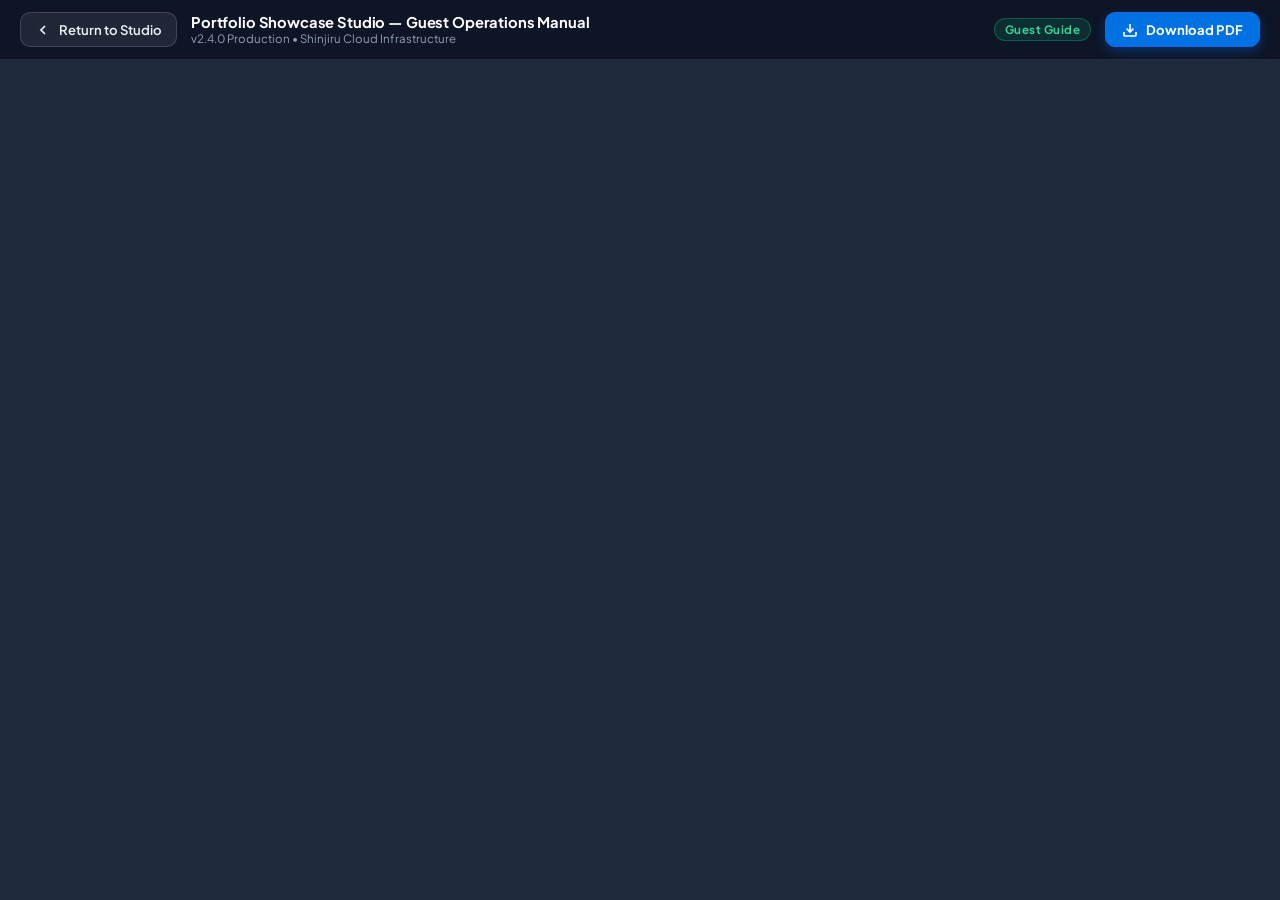
<file: templates/guide_viewer.html>
<!DOCTYPE html>
<html lang="en">
<head>
  <meta charset="UTF-8">
  <meta name="viewport" content="width=device-width, initial-scale=1.0">
  <title>Official User Guide — Portfolio Showcase Studio</title>

  <!-- Primary Meta Tags & Open Graph -->
  <meta name="title" content="Official User Guide — Portfolio Showcase Studio">
  <meta name="description" content="Step-by-step guest manual, feature walkthrough, and production deployment guide for Portfolio Showcase Studio.">
  <meta property="og:type" content="article">
  <meta property="og:url" content="https://portfolio.six.my/guide">
  <meta property="og:title" content="Official User Guide — Portfolio Showcase Studio">
  <meta property="og:description" content="Step-by-step guest manual, feature walkthrough, and production deployment guide for Portfolio Showcase Studio.">
  <meta property="og:image" content="https://portfolio.six.my/static/img/og_thumbnail.png">
  <meta property="og:image:width" content="1200">
  <meta property="og:image:height" content="630">
  <meta property="twitter:card" content="summary_large_image">
  <meta property="twitter:url" content="https://portfolio.six.my/guide">
  <meta property="twitter:title" content="Official User Guide — Portfolio Showcase Studio">
  <meta property="twitter:description" content="Step-by-step guest manual, feature walkthrough, and production deployment guide for Portfolio Showcase Studio.">
  <meta property="twitter:image" content="https://portfolio.six.my/static/img/og_thumbnail.png">
  <link rel="icon" type="image/x-icon" href="/static/img/favicon.ico">
  <link rel="preconnect" href="https://fonts.googleapis.com">
  <link rel="preconnect" href="https://fonts.gstatic.com" crossorigin>
  <link href="https://fonts.googleapis.com/css2?family=Plus+Jakarta+Sans:wght@400;500;600;700;800&family=JetBrains+Mono:wght@400;500&display=swap" rel="stylesheet">
  <style>
    * {
      box-sizing: border-box;
      margin: 0;
      padding: 0;
    }
    body, html {
      width: 100%;
      height: 100%;
      overflow: hidden;
      font-family: 'Plus Jakarta Sans', -apple-system, BlinkMacSystemFont, "Segoe UI", Roboto, sans-serif;
      background: #0b0f19;
      color: #f8fafc;
    }
    .viewer-container {
      display: flex;
      flex-direction: column;
      height: 100vh;
      width: 100vw;
    }
    /* Liquid Glass Top Toolbar */
    .viewer-toolbar {
      height: 60px;
      background: rgba(15, 23, 42, 0.85);
      backdrop-filter: blur(20px);
      -webkit-backdrop-filter: blur(20px);
      border-bottom: 1px solid rgba(255, 255, 255, 0.1);
      display: flex;
      align-items: center;
      justify-content: space-between;
      padding: 0 20px;
      z-index: 50;
    }
    .toolbar-left, .toolbar-right {
      display: flex;
      align-items: center;
      gap: 14px;
    }
    .btn-back {
      display: flex;
      align-items: center;
      gap: 8px;
      padding: 8px 14px;
      border-radius: 10px;
      background: rgba(255, 255, 255, 0.08);
      border: 1px solid rgba(255, 255, 255, 0.15);
      color: #f1f5f9;
      text-decoration: none;
      font-size: 0.82rem;
      font-weight: 600;
      transition: all 0.2s ease;
    }
    .btn-back:hover {
      background: rgba(255, 255, 255, 0.15);
      border-color: rgba(255, 255, 255, 0.3);
      transform: translateY(-1px);
    }
    .doc-meta {
      display: flex;
      flex-direction: column;
    }
    .doc-title {
      font-size: 0.92rem;
      font-weight: 700;
      color: #ffffff;
      letter-spacing: -0.01em;
    }
    .doc-subtitle {
      font-size: 0.72rem;
      color: #94a3b8;
    }
    .role-badge {
      background: rgba(16, 185, 129, 0.15);
      border: 1px solid rgba(16, 185, 129, 0.35);
      color: #34d399;
      padding: 3px 10px;
      border-radius: 12px;
      font-size: 0.72rem;
      font-weight: 700;
      letter-spacing: 0.04em;
    }
    .btn-download {
      display: flex;
      align-items: center;
      gap: 8px;
      padding: 8px 16px;
      border-radius: 10px;
      background: #0071e3;
      border: 1px solid #2563eb;
      color: #ffffff;
      text-decoration: none;
      font-size: 0.82rem;
      font-weight: 700;
      box-shadow: 0 4px 12px rgba(0, 113, 227, 0.35);
      transition: all 0.2s ease;
    }
    .btn-download:hover {
      background: #0077ed;
      transform: translateY(-1px);
      box-shadow: 0 6px 16px rgba(0, 113, 227, 0.45);
    }
    /* Frame Viewport */
    .viewer-frame {
      flex: 1;
      width: 100%;
      height: calc(100vh - 60px);
      border: none;
      background: #1e293b;
    }
  </style>
</head>
<body>
  <div class="viewer-container">
    <header class="viewer-toolbar">
      <div class="toolbar-left">
        <a href="/login" class="btn-back">
          <svg width="16" height="16" viewBox="0 0 24 24" fill="none" stroke="currentColor" stroke-width="2.5"><polyline points="15 18 9 12 15 6"></polyline></svg>
          <span>Return to Studio</span>
        </a>
        <div class="doc-meta">
          <div class="doc-title">Portfolio Showcase Studio — Guest Operations Manual</div>
          <div class="doc-subtitle">v2.4.0 Production • Shinjiru Cloud Infrastructure</div>
        </div>
      </div>
      <div class="toolbar-right">
        <div class="role-badge">Guest Guide</div>
        <a href="/static/docs/Portfolio_Showcase_Studio_Guest_User_Guide.pdf" download="Portfolio_Showcase_Studio_Guest_User_Guide.pdf" class="btn-download">
          <svg width="16" height="16" viewBox="0 0 24 24" fill="none" stroke="currentColor" stroke-width="2.5"><path d="M21 15v4a2 2 0 0 1-2 2H5a2 2 0 0 1-2-2v-4"></path><polyline points="7 10 12 15 17 10"></polyline><line x1="12" y1="15" x2="12" y2="3"></line></svg>
          <span>Download PDF</span>
        </a>
      </div>
    </header>

    <iframe class="viewer-frame" src="/static/docs/Portfolio_Showcase_Studio_Guest_User_Guide.pdf#toolbar=1&navpanes=0&scrollbar=1" type="application/pdf">
      <p style="padding: 20px; color: #cbd5e1;">Your browser does not support embedded PDF viewing. <a href="/static/docs/Portfolio_Showcase_Studio_Guest_User_Guide.pdf" style="color: #38bdf8;">Click here to download the PDF</a>.</p>
    </iframe>
  </div>
</body>
</html>
</file>
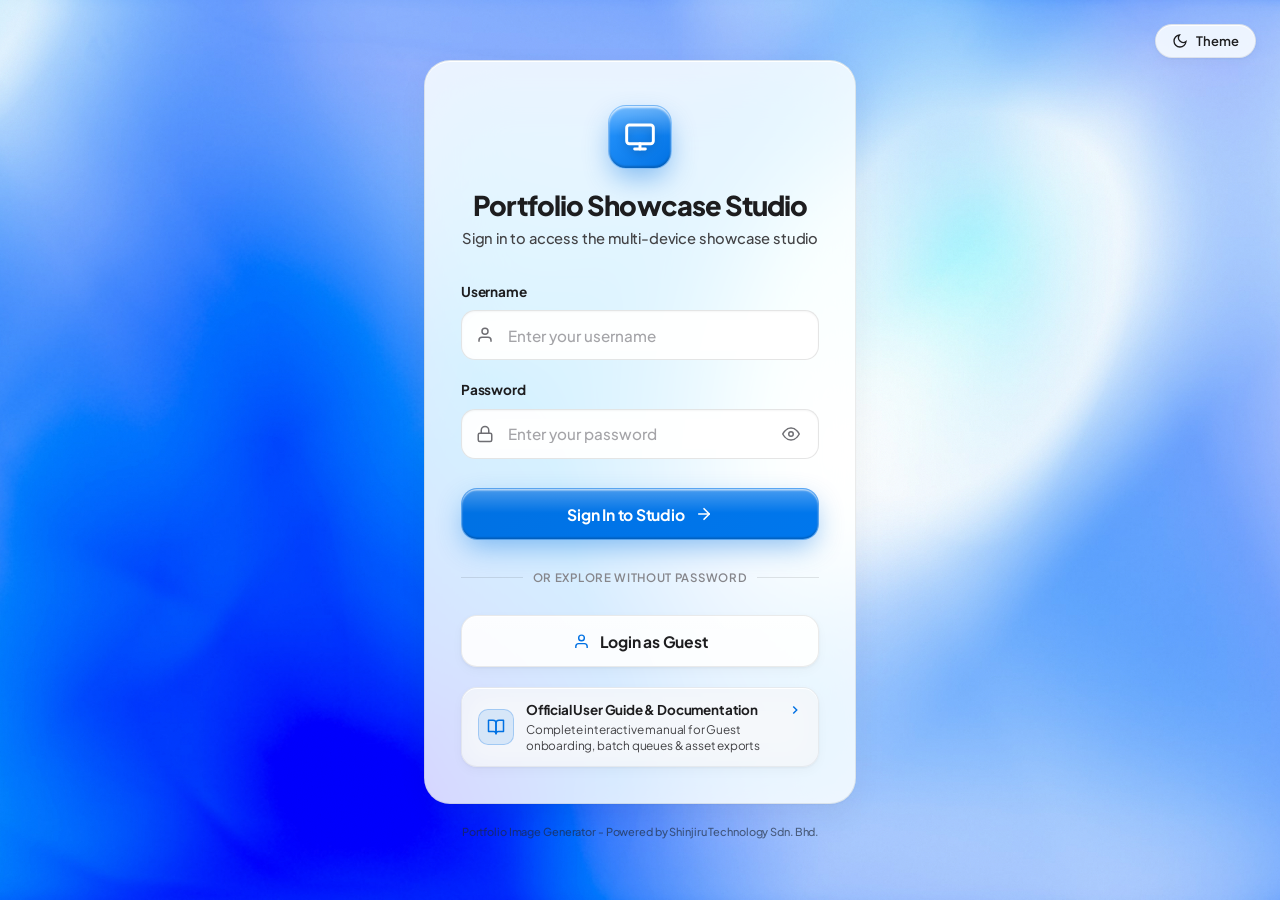
<file: templates/login.html>
<!DOCTYPE html>
<html lang="en" data-theme="light">
<head>
  <meta charset="UTF-8">
  <meta name="viewport" content="width=device-width, initial-scale=1.0, maximum-scale=1.0, user-scalable=no, viewport-fit=cover">
  <title>Sign In — Portfolio Showcase Studio</title>

  <!-- Primary Meta Tags & Open Graph -->
  <meta name="title" content="Portfolio Showcase Studio - Multi-Device Showcase Generator">
  <meta name="description" content="Studio-grade multi-device showcases for web designers. Generate pixel-perfect portfolio assets for Desktop, iPad, and iPhone 17 Pro Max in seconds.">
  <meta property="og:type" content="website">
  <meta property="og:url" content="https://portfolio.six.my/login">
  <meta property="og:title" content="Portfolio Showcase Studio - Multi-Device Showcase Generator">
  <meta property="og:description" content="Studio-grade multi-device showcases for web designers. Generate pixel-perfect portfolio assets for Desktop, iPad, and iPhone 17 Pro Max in seconds.">
  <meta property="og:image" content="https://portfolio.six.my/static/img/og_thumbnail.png">
  <meta property="og:image:width" content="1200">
  <meta property="og:image:height" content="630">
  <meta property="og:image:alt" content="Portfolio Showcase Studio - Multi-Device Mockup Generator">
  <meta property="twitter:card" content="summary_large_image">
  <meta property="twitter:url" content="https://portfolio.six.my/login">
  <meta property="twitter:title" content="Portfolio Showcase Studio - Multi-Device Showcase Generator">
  <meta property="twitter:description" content="Studio-grade multi-device showcases for web designers. Generate pixel-perfect portfolio assets for Desktop, iPad, and iPhone 17 Pro Max in seconds.">
  <meta property="twitter:image" content="https://portfolio.six.my/static/img/og_thumbnail.png">
  <link rel="preconnect" href="https://fonts.googleapis.com">
  <link rel="preconnect" href="https://fonts.gstatic.com" crossorigin>
  <link href="https://fonts.googleapis.com/css2?family=Plus+Jakarta+Sans:wght@400;500;600;700;800&family=JetBrains+Mono:wght@400;500&display=swap" rel="stylesheet">
  <link rel="icon" type="image/svg+xml" href="/static/img/favicon.svg">
  <link rel="alternate icon" href="/static/img/favicon.ico">
  <link rel="apple-touch-icon" href="/static/img/favicon.png">
  <link rel="stylesheet" href="/static/css/style.css">
  <style>
    /* ==========================================================================
       Liquid Glass UI — Standalone Login Page (Apple HIG Master Edition)
       ========================================================================== */
    body {
      margin: 0;
      padding: 0;
      font-family: var(--font-body);
      overflow-x: hidden;
      min-height: 100vh;
      min-height: 100dvh;
      display: flex;
      align-items: center;
      justify-content: center;
      background-color: var(--bg-app);
      background-image: var(--bg-mesh);
      background-size: cover;
      background-position: center center;
      background-repeat: no-repeat;
      background-attachment: fixed;
      position: relative;
    }

    /* Floating Theme Switcher */
    .theme-switch-floating {
      position: fixed;
      top: 1.5rem;
      right: 1.5rem;
      z-index: 20;
    }

    .glass-theme-btn {
      display: inline-flex;
      align-items: center;
      gap: 8px;
      padding: 8px 16px;
      border-radius: 30px;
      font-family: var(--font-body);
      font-size: 13px;
      font-weight: 600;
      color: var(--text-primary);
      background: var(--glass-bg);
      backdrop-filter: blur(20px) saturate(190%);
      -webkit-backdrop-filter: blur(20px) saturate(190%);
      border: 1px solid var(--glass-border);
      box-shadow: var(--glass-shadow-sm);
      cursor: pointer;
      transition: all 0.2s cubic-bezier(0.16, 1, 0.3, 1);
    }

    .glass-theme-btn:hover {
      transform: translateY(-1.5px);
      box-shadow: var(--glass-shadow-hover);
      border-color: var(--brand-primary);
    }

    .glass-theme-btn svg {
      width: 16px;
      height: 16px;
    }

    /* The Main Liquid Glass Card */
    .login-wrapper {
      position: relative;
      z-index: 10;
      width: 100%;
      max-width: 480px;
      padding: 1.5rem;
    }

    .liquid-glass-card {
      position: relative;
      background: var(--glass-bg);
      backdrop-filter: blur(36px) saturate(210%) brightness(105%);
      -webkit-backdrop-filter: blur(36px) saturate(210%) brightness(105%);
      border: 1px solid var(--glass-border);
      border-radius: 26px;
      padding: 2.75rem 2.25rem 2.25rem;
      box-shadow: var(--glass-shadow);
      transition: transform 0.3s ease, box-shadow 0.3s ease;
    }

    /* Liquid Glass Gem Logo */
    .login-brand {
      text-align: center;
      margin-bottom: 2rem;
    }

    .liquid-gem-logo {
      display: inline-flex;
      align-items: center;
      justify-content: center;
      width: 64px;
      height: 64px;
      border-radius: 18px;
      background: var(--gradient-gem);
      border: 1px solid rgba(255, 255, 255, 0.45);
      box-shadow: 
        0 12px 28px -4px rgba(0, 113, 227, 0.45),
        inset 0 2px 2px 0 rgba(255, 255, 255, 0.75),
        inset 0 -2px 2px 0 rgba(0, 0, 0, 0.2);
      color: #ffffff;
      margin-bottom: 1.25rem;
      position: relative;
      overflow: hidden;
    }

    .liquid-gem-logo::after {
      content: '';
      position: absolute;
      top: 0;
      left: 0;
      right: 0;
      height: 48%;
      background: linear-gradient(180deg, rgba(255, 255, 255, 0.35) 0%, transparent 100%);
      pointer-events: none;
    }

    .liquid-gem-logo svg {
      width: 32px;
      height: 32px;
      position: relative;
      z-index: 1;
      filter: drop-shadow(0 2px 4px rgba(0, 0, 0, 0.2));
    }

    .login-heading {
      font-family: var(--font-display);
      font-size: 1.7rem;
      font-weight: 800;
      color: var(--text-primary);
      margin: 0 0 0.4rem;
      letter-spacing: -0.035em;
      line-height: 1.2;
    }

    .login-subheading {
      font-size: 0.92rem;
      color: var(--text-secondary);
      margin: 0;
      line-height: 1.45;
      font-weight: 500;
    }

    /* Form Fields */
    .liquid-form {
      display: flex;
      flex-direction: column;
      gap: 1.25rem;
    }

    .liquid-field-group {
      display: flex;
      flex-direction: column;
      gap: 0.5rem;
    }

    .liquid-label {
      font-family: var(--font-display);
      font-size: 0.85rem;
      font-weight: 700;
      color: var(--text-primary);
      letter-spacing: -0.015em;
      display: flex;
      justify-content: space-between;
      align-items: center;
    }

    .liquid-input-container {
      position: relative;
      display: flex;
      align-items: center;
    }

    .liquid-input-icon {
      position: absolute;
      left: 15px;
      width: 18px;
      height: 18px;
      color: var(--text-tertiary);
      pointer-events: none;
      transition: color 0.2s ease;
      z-index: 2;
    }

    .liquid-input {
      width: 100%;
      height: 50px;
      padding: 0 14px 0 46px;
      font-size: 0.95rem;
      font-family: var(--font-body);
      font-weight: 500;
      color: var(--text-primary);
      background: var(--glass-input-bg);
      backdrop-filter: blur(16px);
      -webkit-backdrop-filter: blur(16px);
      border: 1.5px solid var(--border-subtle);
      border-radius: 14px;
      outline: none;
      box-shadow: inset 0 1px 2px rgba(0, 0, 0, 0.04);
      transition: all 0.2s cubic-bezier(0.16, 1, 0.3, 1);
    }

    .liquid-input::placeholder {
      color: var(--text-muted);
      opacity: 0.75;
    }

    .liquid-input:focus {
      background: var(--glass-input-focus);
      border-color: var(--border-focus);
      box-shadow: var(--shadow-input-focus);
    }

    .liquid-input-container:focus-within .liquid-input-icon {
      color: var(--border-focus);
    }

    .liquid-password-toggle {
      position: absolute;
      right: 12px;
      background: none;
      border: none;
      color: var(--text-tertiary);
      cursor: pointer;
      padding: 7px;
      display: flex;
      align-items: center;
      justify-content: center;
      border-radius: 8px;
      transition: color 0.2s, background 0.2s;
      z-index: 2;
    }

    .liquid-password-toggle:hover {
      color: var(--text-primary);
      background: rgba(255, 255, 255, 0.15);
    }

    .liquid-password-toggle svg {
      width: 18px;
      height: 18px;
    }

    /* Primary Liquid Glass Button */
    .liquid-glass-btn {
      width: 100%;
      height: 52px;
      margin-top: 0.6rem;
      border-radius: 16px;
      font-family: var(--font-display);
      font-size: 0.98rem;
      font-weight: 700;
      letter-spacing: -0.015em;
      color: #ffffff;
      background: var(--gradient-primary);
      border: 1px solid rgba(255, 255, 255, 0.35);
      cursor: pointer;
      display: inline-flex;
      align-items: center;
      justify-content: center;
      gap: 10px;
      box-shadow: 
        0 10px 28px -4px rgba(0, 113, 227, 0.45),
        inset 0 1.5px 1.5px 0 rgba(255, 255, 255, 0.65),
        inset 0 -1.5px 1.5px 0 rgba(0, 0, 0, 0.2);
      transition: transform 0.15s cubic-bezier(0.16, 1, 0.3, 1), box-shadow 0.2s ease, background 0.2s ease;
      position: relative;
      overflow: hidden;
    }

    .liquid-glass-btn::after {
      content: '';
      position: absolute;
      top: 0;
      left: 0;
      width: 100%;
      height: 48%;
      background: linear-gradient(180deg, rgba(255, 255, 255, 0.28) 0%, transparent 100%);
      border-radius: 16px 16px 0 0;
      pointer-events: none;
    }

    .liquid-glass-btn:hover:not(:disabled) {
      background: var(--gradient-hover);
      transform: translateY(-2px);
      box-shadow: 
        0 16px 36px -4px rgba(0, 113, 227, 0.55),
        inset 0 1.5px 1.5px 0 rgba(255, 255, 255, 0.85);
    }

    .liquid-glass-btn:active:not(:disabled) {
      transform: scale(0.985);
      box-shadow: 
        0 6px 18px -2px rgba(0, 113, 227, 0.4),
        inset 0 1px 1px 0 rgba(0, 0, 0, 0.2);
    }

    .liquid-glass-btn:disabled {
      opacity: 0.60;
      cursor: not-allowed;
      transform: none;
    }

    .liquid-glass-btn svg {
      width: 18px;
      height: 18px;
      transition: transform 0.2s ease;
    }

    .liquid-glass-btn:hover:not(:disabled) svg {
      transform: translateX(3px);
    }

    /* Error Alert */
    .liquid-alert {
      padding: 12px 18px;
      border-radius: 14px;
      font-size: 0.85rem;
      line-height: 1.45;
      margin-bottom: 1rem;
      display: none;
      animation: alertFadeIn 0.2s ease;
    }

    @keyframes alertFadeIn {
      from { opacity: 0; transform: translateY(-6px); }
      to { opacity: 1; transform: translateY(0); }
    }

    .liquid-alert.error {
      display: block;
      background: rgba(254, 242, 242, 0.88);
      border: 1px solid rgba(248, 113, 113, 0.55);
      color: #991b1b;
      backdrop-filter: blur(12px);
    }

    [data-theme="dark"] .liquid-alert.error {
      background: rgba(127, 29, 29, 0.45);
      border-color: rgba(239, 68, 68, 0.55);
      color: #fecaca;
    }

    /* User Guide Link Pill */
    .liquid-guide-link {
      margin-top: 1.25rem;
      padding: 12px 16px;
      border-radius: 16px;
      background: var(--glass-surface-subtle);
      backdrop-filter: blur(16px);
      -webkit-backdrop-filter: blur(16px);
      border: 1px solid var(--glass-border-subtle);
      box-shadow: var(--glass-shadow-sm);
      display: flex;
      align-items: center;
      gap: 12px;
      text-decoration: none;
      color: var(--text-secondary);
      transition: all 0.25s cubic-bezier(0.16, 1, 0.3, 1);
      cursor: pointer;
    }

    .liquid-guide-link:hover {
      background: var(--glass-surface-elevated);
      border-color: var(--brand-primary);
      transform: translateY(-2px);
      box-shadow: 0 8px 20px rgba(0, 113, 227, 0.16);
    }

    .guide-link-icon {
      width: 36px;
      height: 36px;
      border-radius: 10px;
      background: rgba(0, 113, 227, 0.12);
      border: 1px solid rgba(0, 113, 227, 0.25);
      display: flex;
      align-items: center;
      justify-content: center;
      flex-shrink: 0;
      color: var(--brand-primary);
    }

    .guide-link-icon svg {
      width: 18px;
      height: 18px;
    }

    .guide-link-text {
      flex: 1;
      text-align: left;
    }

    .guide-link-title {
      font-size: 0.84rem;
      font-weight: 700;
      color: var(--text-primary);
      display: flex;
      align-items: center;
      justify-content: space-between;
    }

    .guide-arrow {
      width: 14px;
      height: 14px;
      color: var(--brand-primary);
      transition: transform 0.2s ease;
    }

    .liquid-guide-link:hover .guide-arrow {
      transform: translateX(3px);
    }

    .guide-link-desc {
      font-size: 0.74rem;
      color: var(--text-secondary);
      margin-top: 2px;
      line-height: 1.35;
    }

    /* Bottom Info Card (Apple Sub-Material Capsule) */
    .liquid-info-pill {
      margin-top: 1.75rem;
      padding: 14px 16px;
      border-radius: 16px;
      background: var(--glass-surface-subtle);
      backdrop-filter: blur(16px);
      -webkit-backdrop-filter: blur(16px);
      border: 1px solid var(--glass-border-subtle);
      box-shadow: var(--glass-shadow-sm);
      display: flex;
      align-items: flex-start;
      gap: 12px;
      font-size: 0.82rem;
      line-height: 1.5;
      color: var(--text-secondary);
    }

    .liquid-info-pill svg {
      width: 18px;
      height: 18px;
      flex-shrink: 0;
      color: var(--brand-primary);
      margin-top: 1px;
    }

    .liquid-divider {
      display: flex;
      align-items: center;
      text-align: center;
      margin: 0.55rem 0;
      color: var(--text-muted);
      font-size: 0.72rem;
      font-weight: 600;
      text-transform: uppercase;
      letter-spacing: 0.06em;
    }

    .liquid-divider::before,
    .liquid-divider::after {
      content: '';
      flex: 1;
      border-bottom: 1px solid var(--border-subtle);
    }

    .liquid-divider span {
      padding: 0 10px;
    }

    .liquid-glass-btn-secondary {
      background: var(--glass-surface);
      color: var(--text-primary);
      border: 1px solid var(--glass-border);
      box-shadow: var(--glass-shadow-sm);
      margin-top: 0;
    }

    .liquid-glass-btn-secondary:hover {
      background: var(--glass-surface-hover);
      border-color: var(--brand-primary);
      box-shadow: 0 4px 16px rgba(0, 113, 227, 0.16);
      transform: translateY(-1.5px);
    }

    .liquid-glass-btn-secondary svg {
      width: 17px;
      height: 17px;
      color: var(--brand-primary);
    }

    .login-footer {
      margin-top: 1.25rem;
      padding: 0 1rem;
      width: 100%;
      text-align: center;
    }

    .login-footer p {
      font-size: 11px;
      padding: 0;
      background: transparent !important;
      border: none !important;
      box-shadow: none !important;
      color: rgba(30, 41, 59, 0.65);
      font-weight: 500;
      letter-spacing: -0.01em;
      line-height: 1.4;
      text-align: center;
    }

    [data-theme="dark"] .login-footer p {
      color: rgba(255, 255, 255, 0.42);
    }

    /* --------------------------------------------------------------------------
       Mobile & Short Viewports (Zero Unnecessary Vertical Scroll)
       -------------------------------------------------------------------------- */
    @media (max-width: 480px), (max-height: 740px) {
      body {
        padding: 10px 0;
        box-sizing: border-box;
      }
      .theme-switch-floating {
        top: 10px;
        right: 12px;
      }
      .glass-theme-btn {
        padding: 5px 12px;
        font-size: 11.5px;
        border-radius: 20px;
      }
      .login-wrapper {
        padding: 8px 14px;
        max-width: 420px;
        box-sizing: border-box;
      }
      .liquid-glass-card {
        padding: 1.25rem 1.15rem 1.15rem;
        border-radius: 22px;
      }
      .login-brand {
        margin-bottom: 0.85rem;
      }
      .liquid-gem-logo {
        width: 44px;
        height: 44px;
        border-radius: 13px;
        margin-bottom: 0.5rem;
      }
      .liquid-gem-logo svg {
        width: 22px;
        height: 22px;
      }
      .login-heading {
        font-size: 1.25rem;
        margin-bottom: 0.2rem;
      }
      .login-subheading {
        font-size: 0.78rem;
        line-height: 1.35;
      }
      .liquid-form {
        gap: 0.75rem;
      }
      .liquid-field-group {
        gap: 0.35rem;
      }
      .liquid-label {
        font-size: 0.78rem;
      }
      .liquid-input {
        height: 44px;
        font-size: 16px !important;
        border-radius: 12px;
        padding-left: 42px;
      }
      .liquid-input-icon {
        left: 13px;
        width: 16px;
        height: 16px;
      }
      .liquid-glass-btn {
        height: 46px;
        margin-top: 0.2rem;
        font-size: 0.92rem;
        border-radius: 13px;
      }
      .liquid-info-pill {
        margin-top: 0.75rem;
        padding: 9px 12px;
        font-size: 0.73rem;
        line-height: 1.35;
        gap: 8px;
        border-radius: 12px;
      }
      .liquid-info-pill svg {
        width: 15px;
        height: 15px;
      }
    }
  </style>
</head>
<body>
  <!-- Ambient Liquid Canvas & Dark Grain Gradient Backdrop -->
  <div class="liquid-grain-overlay" aria-hidden="true"></div>
  <div class="liquid-canvas" aria-hidden="true">
    <div class="liquid-orb orb-1"></div>
    <div class="liquid-orb orb-2"></div>
    <div class="liquid-orb orb-3"></div>
    <div class="liquid-orb orb-4"></div>
  </div>

  <!-- Floating Liquid Glass Theme Switcher -->
  <div class="theme-switch-floating">
    <button id="theme-toggle" class="glass-theme-btn" aria-label="Toggle visual theme" title="Toggle Light / Dark mode">
      <svg class="sun-icon" viewBox="0 0 24 24" fill="none" stroke="currentColor" stroke-width="2">
        <circle cx="12" cy="12" r="5"></circle>
        <line x1="12" y1="1" x2="12" y2="3"></line>
        <line x1="12" y1="21" x2="12" y2="23"></line>
        <line x1="4.22" y1="4.22" x2="5.64" y2="5.64"></line>
        <line x1="18.36" y1="18.36" x2="19.78" y2="19.78"></line>
        <line x1="1" y1="12" x2="3" y2="12"></line>
        <line x1="21" y1="12" x2="23" y2="12"></line>
        <line x1="4.22" y1="19.78" x2="5.64" y2="18.36"></line>
        <line x1="18.36" y1="5.64" x2="19.78" y2="4.22"></line>
      </svg>
      <svg class="moon-icon" viewBox="0 0 24 24" fill="none" stroke="currentColor" stroke-width="2">
        <path d="M21 12.79A9 9 0 1 1 11.21 3 7 7 0 0 0 21 12.79z"></path>
      </svg>
      <span class="theme-label">Theme</span>
    </button>
  </div>

  <div class="login-wrapper">
    <div class="liquid-glass-card">
      <div class="login-brand">
        <div class="liquid-gem-logo">
          <svg viewBox="0 0 24 24" fill="none" stroke="currentColor" stroke-width="2.2" stroke-linecap="round" stroke-linejoin="round">
            <rect x="2" y="3" width="20" height="14" rx="2"></rect>
            <line x1="8" y1="21" x2="16" y2="21"></line>
            <line x1="12" y1="17" x2="12" y2="21"></line>
          </svg>
        </div>
        <h1 class="login-heading">Portfolio Showcase Studio</h1>
        <p class="login-subheading">Sign in to access the multi-device showcase studio</p>
      </div>

      <div id="login-alert" class="liquid-alert"></div>

      <form id="login-form" class="liquid-form">
        <div class="liquid-field-group">
          <label class="liquid-label" for="username">Username</label>
          <div class="liquid-input-container">
            <svg class="liquid-input-icon" viewBox="0 0 24 24" fill="none" stroke="currentColor" stroke-width="2">
              <path d="M20 21v-2a4 4 0 0 0-4-4H8a4 4 0 0 0-4 4v2"></path>
              <circle cx="12" cy="7" r="4"></circle>
            </svg>
            <input type="text" id="username" class="liquid-input" name="username" placeholder="Enter your username" required autocomplete="username" />
          </div>
        </div>

        <div class="liquid-field-group">
          <label class="liquid-label" for="password">Password</label>
          <div class="liquid-input-container">
            <svg class="liquid-input-icon" viewBox="0 0 24 24" fill="none" stroke="currentColor" stroke-width="2">
              <rect x="3" y="11" width="18" height="11" rx="2" ry="2"></rect>
              <path d="M7 11V7a5 5 0 0 1 10 0v4"></path>
            </svg>
            <input type="password" id="password" class="liquid-input" name="password" placeholder="Enter your password" required autocomplete="current-password" />
            <button type="button" id="toggle-password-btn" class="liquid-password-toggle" aria-label="Show password">
              <svg id="eye-icon" viewBox="0 0 24 24" fill="none" stroke="currentColor" stroke-width="2">
                <path d="M1 12s4-8 11-8 11 8 11 8-4 8-11 8-11-8-11-8z"></path>
                <circle cx="12" cy="12" r="3"></circle>
              </svg>
            </button>
          </div>
        </div>

        <button type="submit" id="submit-btn" class="liquid-glass-btn">
          <span>Sign In to Studio</span>
          <svg viewBox="0 0 24 24" fill="none" stroke="currentColor" stroke-width="2.2" stroke-linecap="round" stroke-linejoin="round">
            <line x1="5" y1="12" x2="19" y2="12"></line>
            <polyline points="12 5 19 12 12 19"></polyline>
          </svg>
        </button>

        <div class="liquid-divider">
          <span>or explore without password</span>
        </div>

        <button type="button" id="guest-btn" class="liquid-glass-btn liquid-glass-btn-secondary">
          <svg viewBox="0 0 24 24" fill="none" stroke="currentColor" stroke-width="2">
            <path d="M20 21v-2a4 4 0 0 0-4-4H8a4 4 0 0 0-4 4v2"></path>
            <circle cx="12" cy="7" r="4"></circle>
          </svg>
          <span>Login as Guest</span>
        </button>
      </form>

      <a href="/guide" class="liquid-guide-link" target="_blank" rel="noopener" id="user-guide-link">
        <div class="guide-link-icon">
          <svg viewBox="0 0 24 24" fill="none" stroke="currentColor" stroke-width="2" stroke-linecap="round" stroke-linejoin="round">
            <path d="M2 3h6a4 4 0 0 1 4 4v14a3 3 0 0 0-3-3H2z"></path>
            <path d="M22 3h-6a4 4 0 0 0-4 4v14a3 3 0 0 1 3-3h7z"></path>
          </svg>
        </div>
        <div class="guide-link-text">
          <div class="guide-link-title">
            <span>Official User Guide & Documentation</span>
            <svg class="guide-arrow" viewBox="0 0 24 24" fill="none" stroke="currentColor" stroke-width="2.5"><polyline points="9 18 15 12 9 6"></polyline></svg>
          </div>
          <div class="guide-link-desc">Complete interactive manual for Guest onboarding, batch queues & asset exports</div>
        </div>
      </a>
    </div>

    <!-- Footer Copyright in Login Page -->
    <footer class="app-footer login-footer">
      <p>Portfolio Image Generator - Powered by Shinjiru Technology Sdn. Bhd.</p>
    </footer>
  </div>

  <script>
    // Theme toggle
    const themeToggle = document.getElementById('theme-toggle');
    function getPreferredTheme() {
      const saved = localStorage.getItem('portfolio-showcase-theme');
      if (saved === 'light' || saved === 'dark') return saved;
      return 'light';
    }
    function applyTheme(theme) {
      document.documentElement.setAttribute('data-theme', theme);
      localStorage.setItem('portfolio-showcase-theme', theme);
    }
    applyTheme(getPreferredTheme());
    if (themeToggle) {
      themeToggle.addEventListener('click', () => {
        const current = document.documentElement.getAttribute('data-theme') || 'light';
        applyTheme(current === 'light' ? 'dark' : 'light');
      });
    }

    // Password toggle
    const pwdInput = document.getElementById('password');
    const togglePwdBtn = document.getElementById('toggle-password-btn');
    if (togglePwdBtn && pwdInput) {
      togglePwdBtn.addEventListener('click', () => {
        const isPwd = pwdInput.type === 'password';
        pwdInput.type = isPwd ? 'text' : 'password';
        togglePwdBtn.setAttribute('aria-label', isPwd ? 'Hide password' : 'Show password');
        togglePwdBtn.innerHTML = isPwd
          ? `<svg viewBox="0 0 24 24" fill="none" stroke="currentColor" stroke-width="2"><path d="M17.94 17.94A10.07 10.07 0 0 1 12 20c-7 0-11-8-11-8a18.45 18.45 0 0 1 5.06-5.94M9.9 4.24A9.12 9.12 0 0 1 12 4c7 0 11 8 11 8a18.5 18.5 0 0 1-2.16 3.19m-6.72-1.07a3 3 0 1 1-4.24-4.24"></path><line x1="1" y1="1" x2="23" y2="23"></line></svg>`
          : `<svg viewBox="0 0 24 24" fill="none" stroke="currentColor" stroke-width="2"><path d="M1 12s4-8 11-8 11 8 11 8-4 8-11 8-11-8-11-8z"></path><circle cx="12" cy="12" r="3"></circle></svg>`;
      });
    }

    // Login Form Submit
    const loginForm = document.getElementById('login-form');
    const alertBox = document.getElementById('login-alert');
    const submitBtn = document.getElementById('submit-btn');

    if (loginForm) {
      loginForm.addEventListener('submit', async (e) => {
        e.preventDefault();
        alertBox.className = 'liquid-alert';
        alertBox.textContent = '';
        submitBtn.disabled = true;
        submitBtn.querySelector('span').textContent = 'Signing in...';

        const username = document.getElementById('username').value.trim();
        const password = pwdInput.value;

        try {
          const res = await fetch('/api/auth/login', {
            method: 'POST',
            headers: { 'Content-Type': 'application/json' },
            body: JSON.stringify({ username, password })
          });
          const data = await res.json();
          if (!res.ok || !data.success) {
            throw new Error(data.detail || 'Invalid username or password.');
          }

          localStorage.setItem('portfolio_user', JSON.stringify(data.user));
          window.location.href = '/';
        } catch (err) {
          alertBox.className = 'liquid-alert error';
          alertBox.textContent = err.message;
          submitBtn.disabled = false;
          submitBtn.querySelector('span').textContent = 'Sign In to Studio';
        }
      });
    }

    // Guest Direct Authentication
    const guestBtn = document.getElementById('guest-btn');
    if (guestBtn) {
      guestBtn.addEventListener('click', async () => {
        guestBtn.disabled = true;
        const origText = guestBtn.querySelector('span').textContent;
        guestBtn.querySelector('span').textContent = 'Entering Studio as Guest...';

        try {
          const res = await fetch('/api/auth/guest-login', {
            method: 'POST',
            headers: { 'Content-Type': 'application/json' }
          });
          const data = await res.json();
          if (!res.ok || !data.success) {
            throw new Error(data.detail || 'Could not initiate guest session.');
          }

          localStorage.setItem('portfolio_user', JSON.stringify(data.user));
          window.location.href = data.redirect || '/';
        } catch (err) {
          alertBox.className = 'liquid-alert error';
          alertBox.textContent = err.message;
          guestBtn.disabled = false;
          guestBtn.querySelector('span').textContent = origText;
        }
      });
    }
  </script>
</body>
</html>
</file>
<file: static/css/style.css>
/* ==========================================================================
   Portfolio Showcase Studio — Apple Liquid Glass Design System
   Crafted with Human Interface Guidelines (HIG) Principles:
   • Authentic macOS / iOS Light Mode: Clean, Titanium-Silver, Zero AI-Slop Blobs
   • visionOS & macOS Sequoia Dark Grain Gradient Background
   • Complete CRUD Action Popups, Modals, Tooltips & Liquid Toasts
   • Plus Jakarta Sans & SF Pro Display Optical Hierarchy
   • Strict WCAG AAA/AA Contrast Compliance (Both Themes)
   • Responsive Fluid Breakpoints (iPhone to Studio Display)
   ========================================================================== */

/* --------------------------------------------------------------------------
   Design Tokens (Authentic macOS Light Liquid Glass Theme)
   Pure, Titanium-Silver Canvas — Zero Colorful Blob Slop
   -------------------------------------------------------------------------- */
:root, [data-theme="light"] {
  --color-scheme: light;

  /* Typography Stack — Matching Login Title */
  --font-display: 'Plus Jakarta Sans', -apple-system, BlinkMacSystemFont, 'SF Pro Display', 'SF Pro Text', 'Segoe UI', Roboto, sans-serif;
  --font-body: 'Plus Jakarta Sans', -apple-system, BlinkMacSystemFont, 'SF Pro Text', 'Segoe UI', Roboto, sans-serif;
  --font-mono: 'JetBrains Mono', 'SF Mono', Menlo, Monaco, Consolas, monospace;

  /* Authentic Apple macOS Light Mode Wallpaper Canvas (Monterey/Sonoma Luminous Gradient) */
  --bg-app: #ebeef5;
  --bg-mesh: url('/static/img/3930.jpg');

  /* Liquid Glass Surfaces (macOS Frosted Glass Windows) */
  --glass-bg: rgba(255, 255, 255, 0.84);
  --glass-surface: rgba(255, 255, 255, 0.90);
  --glass-surface-subtle: rgba(243, 245, 249, 0.70);
  --glass-surface-raised: #ffffff;
  --glass-input-bg: rgba(255, 255, 255, 0.88);
  --glass-input-focus: #ffffff;

  /* Specular Rims & Hairline Borders (Authentic Apple 1px Stroke) */
  --glass-border: rgba(0, 0, 0, 0.08);
  --glass-border-subtle: rgba(0, 0, 0, 0.05);
  --border-subtle: rgba(0, 0, 0, 0.10);
  --border-strong: rgba(0, 0, 0, 0.22);
  --border-focus: #0071e3;

  /* Real macOS Window Shadows & Highlights */
  --glass-shadow: 
    0 1px 2px rgba(0, 0, 0, 0.04),
    0 10px 30px rgba(0, 0, 0, 0.05),
    inset 0 1px 0 rgba(255, 255, 255, 0.95);
  --glass-shadow-sm: 
    0 1px 3px rgba(0, 0, 0, 0.05),
    0 4px 12px rgba(0, 0, 0, 0.03),
    inset 0 1px 0 rgba(255, 255, 255, 0.9);
  --glass-shadow-hover: 
    0 2px 6px rgba(0, 0, 0, 0.06),
    0 14px 36px rgba(0, 113, 227, 0.12),
    inset 0 1px 0 rgba(255, 255, 255, 1);
  --shadow-input-focus: 0 0 0 3.5px rgba(0, 113, 227, 0.20), inset 0 1px 2px rgba(0, 0, 0, 0.03);
  --shadow-card: var(--glass-shadow);
  --shadow-xl: 0 24px 65px rgba(0, 0, 0, 0.12);

  /* Typography (Apple Human Interface Guidelines Contrast) */
  --text-primary: #1d1d1f;     /* Apple System Label Color */
  --text-secondary: #424245;   /* Apple Secondary Label */
  --text-tertiary: #6e6e73;   /* Apple Tertiary Label */
  --text-muted: #86868b;       /* Apple Quaternary Label */
  --text-inverse: #ffffff;

  /* Brand Accents */
  --brand-primary: #0071e3;
  --brand-primary-hover: #0077ed;
  --brand-surface: rgba(0, 113, 227, 0.08);
  --brand-border: rgba(0, 113, 227, 0.30);
  --brand-text: #0071e3;
  --gradient-primary: linear-gradient(135deg, #0071e3 0%, #0077ed 100%);
  --gradient-gem: linear-gradient(135deg, #2997ff 0%, #0071e3 100%);
  --gradient-hover: linear-gradient(135deg, #0077ed 0%, #0062c4 100%);

  /* Badges */
  --badge-bg: rgba(0, 0, 0, 0.05);
  --badge-text: #1d1d1f;
  --badge-accent-bg: rgba(0, 113, 227, 0.10);
  --badge-accent-text: #0071e3;

  /* Tactile Analog Film Grain Texture in Light Mode */
  --grain-opacity: 0.052;
  --grain-blend: multiply;

  /* Preview Canvas Background — Agency Standard Clean White & Transparent Display */
  --preview-canvas-bg: #ffffff;
}

/* --------------------------------------------------------------------------
   Design Tokens (Dark Grain Gradient Theme — Apple visionOS / macOS Pro)
   Deep Obsidian, Cosmic Sapphire Mesh & Tactile Analog Film Grain
   -------------------------------------------------------------------------- */
[data-theme="dark"] {
  --color-scheme: dark;

  /* Atmospheric Background Mesh (Dark Cinematic Obsidian) */
  --bg-app: #06080e;
  --bg-mesh: 
    radial-gradient(circle at 14% 12%, rgba(37, 99, 235, 0.22) 0%, transparent 48%),
    radial-gradient(circle at 86% 16%, rgba(99, 102, 241, 0.18) 0%, transparent 44%),
    radial-gradient(circle at 50% 88%, rgba(147, 51, 234, 0.14) 0%, transparent 50%),
    radial-gradient(circle at 82% 80%, rgba(14, 165, 233, 0.13) 0%, transparent 42%);

  /* Liquid Glass Surfaces (Dark Space Obsidian) */
  --glass-bg: rgba(13, 19, 32, 0.70);
  --glass-surface: rgba(18, 26, 44, 0.74);
  --glass-surface-subtle: rgba(23, 33, 56, 0.55);
  --glass-surface-raised: rgba(28, 41, 68, 0.85);
  --glass-input-bg: rgba(16, 23, 39, 0.68);
  --glass-input-focus: rgba(21, 31, 53, 0.95);

  /* Specular Rims & Borders (Dark) */
  --glass-border: rgba(255, 255, 255, 0.14);
  --glass-border-subtle: rgba(255, 255, 255, 0.08);
  --border-subtle: rgba(255, 255, 255, 0.12);
  --border-strong: rgba(255, 255, 255, 0.22);
  --border-focus: #38bdf8;

  /* Specular Light Refraction & Apple Shadows */
  --glass-shadow: 
    0 28px 70px -12px rgba(0, 0, 0, 0.65),
    0 14px 30px -6px rgba(0, 0, 0, 0.45),
    inset 0 1px 1px 0 rgba(255, 255, 255, 0.22),
    inset 0 -1px 1px 0 rgba(0, 0, 0, 0.4);
  --glass-shadow-sm: 
    0 4px 18px rgba(0, 0, 0, 0.45),
    inset 0 1px 1px 0 rgba(255, 255, 255, 0.15);
  --glass-shadow-hover: 
    0 24px 60px -8px rgba(0, 0, 0, 0.75),
    0 8px 24px rgba(56, 189, 248, 0.22),
    inset 0 1px 1px 0 rgba(255, 255, 255, 0.35);
  --shadow-input-focus: 0 0 0 4px rgba(56, 189, 248, 0.25), inset 0 1px 2px rgba(0, 0, 0, 0.2);
  --shadow-card: var(--glass-shadow);
  --shadow-xl: 0 40px 100px rgba(0, 0, 0, 0.85);

  /* Typography (High Luminosity Contrast) */
  --text-primary: #f8fafc;     /* Contrast > 16:1 (AAA) */
  --text-secondary: #cbd5e1;   /* Contrast > 10:1 (AAA) */
  --text-tertiary: #94a3b8;   /* Contrast > 6:1 (AAA) */
  --text-muted: #64748b;       /* Contrast > 4.5:1 (AA) */
  --text-inverse: #06080e;

  /* Brand Accents & Liquid Gradients */
  --brand-primary: #38bdf8;
  --brand-primary-hover: #60a5fa;
  --brand-surface: rgba(56, 189, 248, 0.12);
  --brand-border: rgba(56, 189, 248, 0.40);
  --brand-text: #38bdf8;
  --gradient-primary: linear-gradient(135deg, #0284c7 0%, #2563eb 50%, #6366f1 100%);
  --gradient-gem: linear-gradient(135deg, #38bdf8 0%, #2563eb 50%, #818cf8 100%);
  --gradient-hover: linear-gradient(135deg, #38bdf8 0%, #3b82f6 50%, #6366f1 100%);

  /* Badges */
  --badge-bg: rgba(30, 41, 59, 0.75);
  --badge-text: #e2e8f0;
  --badge-accent-bg: rgba(37, 99, 235, 0.24);
  --badge-accent-text: #93c5fd;

  /* Grain Texture Blending */
  --grain-opacity: 0.058;
  --grain-blend: screen;

  /* Preview Canvas Background — Agency Standard Clean White & Transparent Display */
  --preview-canvas-bg: #ffffff;
}

/* --------------------------------------------------------------------------
   Reset & Base Foundation
   -------------------------------------------------------------------------- */
*, *::before, *::after {
  box-sizing: border-box;
  margin: 0;
  padding: 0;
  -webkit-tap-highlight-color: transparent;
}

html {
  color-scheme: var(--color-scheme);
  scroll-behavior: smooth;
  font-size: 16px;
}

body {
  font-family: var(--font-body);
  background-color: var(--bg-app);
  background-image: var(--bg-mesh);
  background-size: cover;
  background-position: center center;
  background-repeat: no-repeat;
  background-attachment: fixed;
  color: var(--text-primary);
  min-height: 100vh;
  line-height: 1.5;
  letter-spacing: -0.011em;
  -webkit-font-smoothing: antialiased;
  -moz-osx-font-smoothing: grayscale;
  position: relative;
  overflow-x: hidden;
  transition: background-color 0.3s cubic-bezier(0.16, 1, 0.3, 1), color 0.3s ease;
}

/* --------------------------------------------------------------------------
   Cinematic Dark Film Grain Texture Overlay
   -------------------------------------------------------------------------- */
.liquid-grain-overlay {
  position: fixed;
  top: 0;
  left: 0;
  width: 100vw;
  height: 100vh;
  pointer-events: none;
  z-index: 1;
  opacity: var(--grain-opacity);
  mix-blend-mode: var(--grain-blend);
  background-image: url("data:image/svg+xml,%3Csvg viewBox='0 0 256 256' xmlns='http://www.w3.org/2000/svg'%3E%3Cfilter id='noise'%3E%3CfeTurbulence type='fractalNoise' baseFrequency='0.85' numOctaves='4' stitchTiles='stitch'/%3E%3C/filter%3E%3Crect width='100%25' height='100%25' filter='url(%23noise)'/%3E%3C/svg%3E");
  background-repeat: repeat;
  background-size: 180px 180px;
}

/* In Light Mode: Turn OFF the floating colored orbs completely */
:root:not([data-theme="dark"]) .liquid-canvas,
[data-theme="light"] .liquid-canvas {
  display: none !important;
}

[data-theme="dark"] .liquid-canvas {
  display: block !important;
}

/* --------------------------------------------------------------------------
   Ambient Liquid Glowing Orbs (Dark Mode Only)
   -------------------------------------------------------------------------- */
.liquid-canvas {
  position: fixed;
  top: 0;
  left: 0;
  width: 100vw;
  height: 100vh;
  overflow: hidden;
  z-index: 0;
  pointer-events: none;
}

.liquid-orb {
  position: absolute;
  border-radius: 50%;
  filter: blur(95px);
  opacity: 0.55;
  will-change: transform;
}

.orb-1 {
  width: 620px;
  height: 620px;
  top: -150px;
  left: -120px;
  background: radial-gradient(circle, rgba(37, 99, 235, 0.42) 0%, rgba(99, 102, 241, 0.20) 55%, transparent 75%);
  animation: floatOrb1 22s ease-in-out infinite alternate;
}

.orb-2 {
  width: 540px;
  height: 540px;
  bottom: -120px;
  right: -90px;
  background: radial-gradient(circle, rgba(168, 85, 247, 0.32) 0%, rgba(236, 72, 153, 0.14) 55%, transparent 75%);
  animation: floatOrb2 26s ease-in-out infinite alternate;
}

.orb-3 {
  width: 440px;
  height: 440px;
  top: 38%;
  left: 54%;
  background: radial-gradient(circle, rgba(14, 165, 233, 0.28) 0%, transparent 70%);
  animation: floatOrb3 18s ease-in-out infinite alternate;
}

.orb-4 {
  width: 400px;
  height: 400px;
  top: 65%;
  left: -80px;
  background: radial-gradient(circle, rgba(79, 70, 229, 0.26) 0%, transparent 75%);
  animation: floatOrb4 24s ease-in-out infinite alternate;
}

@keyframes floatOrb1 {
  0% { transform: translate3d(0, 0, 0) scale(1); }
  50% { transform: translate3d(50px, 40px, 0) scale(1.08); }
  100% { transform: translate3d(-35px, 60px, 0) scale(0.96); }
}

@keyframes floatOrb2 {
  0% { transform: translate3d(0, 0, 0) scale(1); }
  50% { transform: translate3d(-45px, -35px, 0) scale(1.06); }
  100% { transform: translate3d(30px, -50px, 0) scale(0.94); }
}

@keyframes floatOrb3 {
  0% { transform: translate3d(0, 0, 0) scale(1); }
  50% { transform: translate3d(40px, -45px, 0) scale(1.12); }
  100% { transform: translate3d(-40px, 35px, 0) scale(0.92); }
}

@keyframes floatOrb4 {
  0% { transform: translate3d(0, 0, 0) scale(1); }
  50% { transform: translate3d(35px, 35px, 0) scale(1.05); }
  100% { transform: translate3d(-25px, -30px, 0) scale(0.95); }
}

/* --------------------------------------------------------------------------
   App Container & Layout Proportions
   -------------------------------------------------------------------------- */
.app-container {
  max-width: 1220px;
  margin: 0 auto;
  padding: 32px 28px 16px;
  position: relative;
  z-index: 2;
}

/* --------------------------------------------------------------------------
   App Header & Brand Identity
   -------------------------------------------------------------------------- */
.app-header {
  margin-bottom: 28px;
}

.header-content {
  display: flex;
  align-items: center;
  justify-content: space-between;
  flex-wrap: wrap;
  gap: 18px;
  background: var(--glass-bg);
  backdrop-filter: blur(28px) saturate(190%);
  -webkit-backdrop-filter: blur(28px) saturate(190%);
  border: 1px solid var(--glass-border);
  border-radius: 24px;
  padding: 12px 24px;
  box-shadow: var(--glass-shadow-sm);
}

.brand {
  display: flex;
  align-items: center;
  gap: 16px;
}

.brand-logo {
  width: 48px;
  height: 48px;
  border-radius: 15px;
  background: var(--gradient-gem);
  color: #ffffff;
  display: flex;
  align-items: center;
  justify-content: center;
  flex-shrink: 0;
  border: 1px solid rgba(255, 255, 255, 0.45);
  box-shadow: 
    0 10px 28px -4px rgba(0, 113, 227, 0.45),
    inset 0 1.5px 1.5px 0 rgba(255, 255, 255, 0.75),
    inset 0 -1.5px 1.5px 0 rgba(0, 0, 0, 0.25);
  position: relative;
  overflow: hidden;
  transition: transform 0.25s cubic-bezier(0.16, 1, 0.3, 1), box-shadow 0.25s ease;
}

.brand-logo:hover {
  transform: translateY(-1px) scale(1.03);
  box-shadow: 
    0 14px 34px -4px rgba(0, 113, 227, 0.55),
    inset 0 2px 2px 0 rgba(255, 255, 255, 0.9);
}

.brand-logo::after {
  content: '';
  position: absolute;
  top: 0;
  left: 0;
  right: 0;
  height: 48%;
  background: linear-gradient(180deg, rgba(255, 255, 255, 0.35) 0%, transparent 100%);
  pointer-events: none;
}

.brand-logo svg {
  width: 26px;
  height: 26px;
  position: relative;
  z-index: 1;
  filter: drop-shadow(0 2px 4px rgba(0, 0, 0, 0.2));
}

.brand-title h1 {
  font-family: var(--font-display);
  font-size: 24px;
  font-weight: 800;
  letter-spacing: -0.035em;
  line-height: 1.15;
  color: var(--text-primary);
}

.brand-title p {
  font-size: 13.5px;
  color: var(--text-secondary);
  font-weight: 500;
  letter-spacing: -0.01em;
  margin-top: 3px;
}

.header-actions {
  display: flex;
  align-items: center;
  gap: 12px;
}

/* Theme Toggle Button (Apple Liquid Glass Capsule) */
.theme-toggle-btn {
  background: var(--glass-bg);
  backdrop-filter: blur(20px) saturate(190%);
  -webkit-backdrop-filter: blur(20px) saturate(190%);
  border: 1px solid var(--glass-border);
  color: var(--text-secondary);
  padding: 8px 16px;
  border-radius: 30px;
  display: inline-flex;
  align-items: center;
  gap: 8px;
  font-family: var(--font-body);
  font-size: 13px;
  font-weight: 600;
  cursor: pointer;
  box-shadow: var(--glass-shadow-sm);
  transition: all 0.2s cubic-bezier(0.16, 1, 0.3, 1);
  user-select: none;
}

.theme-toggle-btn:hover {
  transform: translateY(-1.5px);
  color: var(--text-primary);
  border-color: var(--brand-primary);
  box-shadow: var(--glass-shadow-hover);
}

.theme-toggle-btn:active {
  transform: translateY(0);
}

.theme-toggle-btn svg {
  width: 16px;
  height: 16px;
}

[data-theme="dark"] .sun-icon { display: block; }
[data-theme="dark"] .moon-icon { display: none; }
[data-theme="light"] .sun-icon { display: none; }
[data-theme="light"] .moon-icon { display: block; }

/* --------------------------------------------------------------------------
   Liquid Glass Cards (macOS & visionOS Materials)
   -------------------------------------------------------------------------- */
.card {
  background: var(--glass-bg);
  backdrop-filter: blur(30px) saturate(200%) brightness(102%);
  -webkit-backdrop-filter: blur(30px) saturate(200%) brightness(102%);
  border: 1px solid var(--glass-border);
  border-radius: 24px;
  padding: 30px;
  box-shadow: var(--glass-shadow);
  margin-bottom: 24px;
  position: relative;
  transition: background-color 0.25s ease, border-color 0.25s ease, box-shadow 0.25s ease, transform 0.25s cubic-bezier(0.16, 1, 0.3, 1);
}

.history-card,
.card:last-of-type {
  margin-bottom: 16px;
}

/* --------------------------------------------------------------------------
   Form Controls & Modern Input Architecture
   -------------------------------------------------------------------------- */
.generator-form {
  display: flex;
  flex-direction: column;
  gap: 22px;
}

.main-input-row {
  display: grid;
  grid-template-columns: 2fr 1fr;
  gap: 20px;
}

@media (max-width: 820px) {
  .main-input-row {
    grid-template-columns: 1fr;
    gap: 16px;
  }
}

.input-group label {
  display: flex;
  justify-content: space-between;
  align-items: baseline;
  margin-bottom: 8px;
}

.label-text {
  font-family: var(--font-display);
  font-size: 13.5px;
  font-weight: 700;
  letter-spacing: -0.015em;
  color: var(--text-primary);
}

.label-hint {
  font-size: 11.5px;
  color: var(--text-muted);
  font-weight: 500;
}

.input-wrapper {
  position: relative;
  display: flex;
  align-items: center;
}

.input-icon {
  position: absolute;
  left: 15px;
  width: 18px;
  height: 18px;
  color: var(--text-tertiary);
  pointer-events: none;
  z-index: 2;
  transition: color 0.2s ease;
}

.input-wrapper input {
  width: 100%;
  background: var(--glass-input-bg);
  backdrop-filter: blur(16px);
  -webkit-backdrop-filter: blur(16px);
  border: 1.5px solid var(--border-subtle);
  color: var(--text-primary);
  padding: 13.5px 16px 13.5px 44px;
  border-radius: 14px;
  font-family: var(--font-body);
  font-size: 14px;
  font-weight: 500;
  box-shadow: inset 0 1px 2px rgba(0, 0, 0, 0.04);
  transition: all 0.2s cubic-bezier(0.16, 1, 0.3, 1);
}

.input-wrapper input:focus,
.styled-select:focus {
  outline: none;
  background: var(--glass-input-focus);
  border-color: var(--border-focus);
  box-shadow: var(--shadow-input-focus);
}

.input-wrapper:focus-within .input-icon {
  color: var(--border-focus);
}

.styled-select {
  width: 100%;
  background: var(--glass-input-bg);
  backdrop-filter: blur(16px);
  -webkit-backdrop-filter: blur(16px);
  border: 1.5px solid var(--border-subtle);
  color: var(--text-primary);
  padding: 13.5px 16px;
  border-radius: 14px;
  font-family: var(--font-body);
  font-size: 14px;
  font-weight: 500;
  outline: none;
  cursor: pointer;
  box-shadow: inset 0 1px 2px rgba(0, 0, 0, 0.04);
  transition: all 0.2s cubic-bezier(0.16, 1, 0.3, 1);
}

.styled-select option {
  background-color: var(--bg-app);
  color: var(--text-primary);
}

/* --------------------------------------------------------------------------
   Options Drawer (Apple Liquid Accordion)
   -------------------------------------------------------------------------- */
.options-accordion {
  border: 1px solid var(--glass-border-subtle);
  border-radius: 16px;
  background: var(--glass-surface-subtle);
  backdrop-filter: blur(16px);
  -webkit-backdrop-filter: blur(16px);
  overflow: hidden;
  transition: all 0.25s cubic-bezier(0.16, 1, 0.3, 1);
}

.options-header {
  padding: 14px 20px;
  display: flex;
  justify-content: space-between;
  align-items: center;
  cursor: pointer;
  user-select: none;
  font-size: 13.5px;
  font-weight: 600;
  color: var(--text-secondary);
  transition: background-color 0.2s ease, color 0.2s ease;
}

.options-header:hover {
  background: rgba(0, 0, 0, 0.03);
  color: var(--text-primary);
}

[data-theme="dark"] .options-header:hover {
  background: rgba(255, 255, 255, 0.06);
}

.options-title {
  display: flex;
  align-items: center;
  gap: 10px;
}

.opt-icon {
  width: 17px;
  height: 17px;
  color: var(--text-tertiary);
}

.chevron {
  font-size: 11px;
  transition: transform 0.25s cubic-bezier(0.16, 1, 0.3, 1);
  color: var(--text-muted);
}

.options-accordion.open .chevron {
  transform: rotate(180deg);
}

.options-body {
  display: none;
  padding: 20px;
  border-top: 1px solid var(--glass-border-subtle);
  background: var(--glass-surface);
}

.options-accordion.open .options-body {
  display: block;
}

.options-grid {
  display: grid;
  grid-template-columns: repeat(auto-fit, minmax(220px, 1fr));
  gap: 16px;
}

.opt-field label {
  display: block;
  font-size: 12.5px;
  font-weight: 600;
  color: var(--text-secondary);
  margin-bottom: 7px;
}

.opt-field select {
  width: 100%;
  background: var(--glass-input-bg);
  backdrop-filter: blur(14px);
  -webkit-backdrop-filter: blur(14px);
  border: 1.5px solid var(--border-subtle);
  color: var(--text-primary);
  padding: 10px 14px;
  border-radius: 10px;
  font-family: var(--font-body);
  font-size: 13px;
  font-weight: 500;
  outline: none;
  cursor: pointer;
  transition: all 0.2s ease;
}

.opt-field select:focus {
  border-color: var(--border-focus);
  box-shadow: var(--shadow-input-focus);
}

/* --------------------------------------------------------------------------
   Generate Button (Liquid Glass Primary Action)
   -------------------------------------------------------------------------- */
.generate-btn {
  position: relative;
  overflow: hidden;
  background: var(--gradient-primary);
  color: #ffffff;
  border: 1px solid rgba(255, 255, 255, 0.35);
  border-radius: 16px;
  padding: 16px 32px;
  font-family: var(--font-display);
  font-size: 15px;
  font-weight: 700;
  letter-spacing: -0.015em;
  display: flex;
  align-items: center;
  justify-content: center;
  gap: 10px;
  cursor: pointer;
  box-shadow: 
    0 10px 28px -4px rgba(0, 113, 227, 0.40),
    inset 0 1.5px 1.5px 0 rgba(255, 255, 255, 0.65),
    inset 0 -1.5px 1.5px 0 rgba(0, 0, 0, 0.2);
  transition: transform 0.15s cubic-bezier(0.16, 1, 0.3, 1), box-shadow 0.2s ease, background 0.2s ease;
}

.generate-btn::after {
  content: '';
  position: absolute;
  top: 0;
  left: 0;
  right: 0;
  height: 48%;
  background: linear-gradient(180deg, rgba(255, 255, 255, 0.28) 0%, transparent 100%);
  border-radius: 16px 16px 0 0;
  pointer-events: none;
}

.generate-btn:hover:not(:disabled) {
  background: var(--gradient-hover);
  transform: translateY(-2px);
  box-shadow: 
    0 16px 36px -4px rgba(0, 113, 227, 0.50),
    inset 0 1.5px 1.5px 0 rgba(255, 255, 255, 0.85);
}

.generate-btn:active:not(:disabled) {
  transform: scale(0.985);
  box-shadow: 
    0 6px 18px -2px rgba(0, 113, 227, 0.35),
    inset 0 1px 1px 0 rgba(0, 0, 0, 0.2);
}

.generate-btn:disabled {
  opacity: 0.60;
  cursor: not-allowed;
  transform: none;
}

/* --------------------------------------------------------------------------
   Apple HIG Mode Switcher (Single Website vs Batch Queue)
   -------------------------------------------------------------------------- */
.generation-mode-switch-wrapper {
  display: flex;
  justify-content: center;
  margin-bottom: 24px;
}

.apple-segmented {
  display: inline-flex;
  position: relative;
  background: var(--glass-surface-subtle);
  backdrop-filter: blur(20px);
  -webkit-backdrop-filter: blur(20px);
  padding: 4px;
  border-radius: 999px;
  border: 1px solid var(--glass-border);
  box-shadow: inset 0 1px 2px rgba(0, 0, 0, 0.05);
  gap: 4px;
}

.segmented-btn {
  display: inline-flex;
  align-items: center;
  gap: 8px;
  padding: 8px 18px;
  border-radius: 999px;
  border: none;
  background: transparent;
  color: var(--text-secondary);
  font-family: var(--font-body);
  font-size: 13px;
  font-weight: 600;
  cursor: pointer;
  transition: all 0.25s cubic-bezier(0.16, 1, 0.3, 1);
  user-select: none;
}

.segmented-btn:hover {
  color: var(--text-primary);
}

.segmented-btn.active {
  background: var(--glass-surface-raised);
  color: var(--text-primary);
  box-shadow: 
    0 2px 8px rgba(0, 0, 0, 0.08),
    0 1px 2px rgba(0, 0, 0, 0.04),
    inset 0 1px 0 rgba(255, 255, 255, 0.9);
}

[data-theme="dark"] .segmented-btn.active {
  background: rgba(30, 41, 59, 0.95);
  box-shadow: 
    0 4px 14px rgba(0, 0, 0, 0.45),
    inset 0 1px 1px rgba(255, 255, 255, 0.25);
}

.mode-badge-pill {
  font-size: 10px;
  font-weight: 700;
  padding: 2px 7px;
  border-radius: 999px;
  background: var(--brand-surface);
  color: var(--brand-text);
  border: 1px solid var(--brand-border);
}

/* --------------------------------------------------------------------------
   Batch Queue Mode Input Controls
   -------------------------------------------------------------------------- */
.batch-input-container {
  display: flex;
  flex-direction: column;
  gap: 12px;
  animation: appleFadeIn 0.3s cubic-bezier(0.16, 1, 0.3, 1);
}

.single-input-container {
  animation: appleFadeIn 0.3s cubic-bezier(0.16, 1, 0.3, 1);
}

@keyframes appleFadeIn {
  from { opacity: 0; transform: translateY(-6px); }
  to { opacity: 1; transform: translateY(0); }
}

.batch-label-row {
  display: flex;
  justify-content: space-between;
  align-items: center;
  margin-bottom: 6px;
}

.batch-detected-badge {
  font-size: 11.5px;
  font-weight: 700;
  color: var(--brand-text);
  background: var(--brand-surface);
  border: 1px solid var(--brand-border);
  padding: 2px 10px;
  border-radius: 999px;
}

.textarea-wrapper textarea.styled-textarea {
  width: 100%;
  box-sizing: border-box;
  font-family: var(--font-mono);
  font-size: 13px;
  line-height: 1.6;
  color: var(--text-primary);
  background: var(--glass-input-bg);
  backdrop-filter: blur(16px);
  -webkit-backdrop-filter: blur(16px);
  border: 1.5px solid var(--border-subtle);
  border-radius: 16px;
  padding: 14px 16px;
  outline: none;
  resize: vertical;
  min-height: 110px;
  box-shadow: inset 0 1px 2px rgba(0, 0, 0, 0.04);
  transition: all 0.2s cubic-bezier(0.16, 1, 0.3, 1);
}

.textarea-wrapper textarea.styled-textarea:focus {
  border-color: var(--border-focus);
  background: var(--glass-input-focus);
  box-shadow: var(--shadow-input-focus);
}

.batch-quick-actions {
  display: flex;
  gap: 10px;
  margin-top: 8px;
  flex-wrap: wrap;
}

.batch-quick-chip,
.batch-clear-chip {
  background: transparent;
  border: 1px dashed var(--border-subtle);
  color: var(--text-secondary);
  font-family: var(--font-body);
  font-size: 12px;
  font-weight: 600;
  padding: 5px 12px;
  border-radius: 999px;
  cursor: pointer;
  transition: all 0.2s ease;
}

.batch-quick-chip:hover {
  border-color: var(--brand-primary);
  color: var(--brand-text);
  background: var(--brand-surface);
}

.batch-clear-chip:hover {
  border-color: #ef4444;
  color: #ef4444;
  background: rgba(239, 68, 68, 0.08);
}

/* --------------------------------------------------------------------------
   Interactive Holographic Apple Device Stage Deck
   -------------------------------------------------------------------------- */
.apple-waiting-stage {
  margin-top: 28px;
  padding: 28px 24px 24px;
  border-radius: 24px;
  background: var(--glass-surface-subtle);
  backdrop-filter: blur(24px);
  -webkit-backdrop-filter: blur(24px);
  border: 1px solid var(--glass-border);
  box-shadow: var(--glass-shadow-sm);
  display: flex;
  flex-direction: column;
  gap: 24px;
  animation: stageEnter 0.35s cubic-bezier(0.16, 1, 0.3, 1);
}

@keyframes stageEnter {
  from { opacity: 0; transform: scale(0.98) translateY(10px); }
  to { opacity: 1; transform: scale(1) translateY(0); }
}

.apple-stage-deck {
  display: flex;
  align-items: flex-end;
  justify-content: center;
  gap: 20px;
  perspective: 1000px;
  padding: 10px 0;
  user-select: none;
}

/* Base Device Frame Rules */
.deck-device {
  display: flex;
  flex-direction: column;
  align-items: center;
  gap: 8px;
  transition: transform 0.4s cubic-bezier(0.16, 1, 0.3, 1), filter 0.4s ease;
}

.deck-device .device-label {
  font-family: var(--font-body);
  font-size: 11px;
  font-weight: 700;
  letter-spacing: -0.01em;
  color: var(--text-muted);
  transition: color 0.3s ease;
}

/* Left: iPhone Perspective */
.deck-iphone {
  transform: rotateY(14deg) rotateZ(-1.5deg) translateZ(0);
}

.deck-iphone .device-bezel {
  width: 78px;
  height: 148px;
  border-radius: 18px;
  background: #1c1c1e;
  border: 3px solid #3a3a3c;
  box-shadow: 
    0 16px 32px rgba(0, 0, 0, 0.28),
    inset 0 1px 1px rgba(255, 255, 255, 0.25);
  position: relative;
  overflow: hidden;
  display: flex;
  flex-direction: column;
  align-items: center;
  padding: 4px;
  box-sizing: border-box;
}

[data-theme="light"] .deck-iphone .device-bezel {
  background: #2c2c2e;
  border-color: #8e8e93;
  box-shadow: 
    0 12px 24px rgba(0, 0, 0, 0.15),
    inset 0 1px 1px rgba(255, 255, 255, 0.6);
}

.deck-iphone .device-island {
  width: 22px;
  height: 6px;
  border-radius: 999px;
  background: #000000;
  position: absolute;
  top: 6px;
  z-index: 10;
}

/* Center: MacBook Pro Canvas */
.deck-macbook {
  transform: translateZ(20px);
}

.deck-macbook .macbook-screen-lid {
  width: 230px;
  height: 144px;
  border-radius: 10px 10px 0 0;
  background: #1c1c1e;
  border: 3px solid #3a3a3c;
  border-bottom: none;
  box-shadow: 0 20px 45px rgba(0, 0, 0, 0.35);
  position: relative;
  overflow: hidden;
  box-sizing: border-box;
  display: flex;
  flex-direction: column;
}

[data-theme="light"] .deck-macbook .macbook-screen-lid {
  background: #2c2c2e;
  border-color: #8e8e93;
  box-shadow: 0 16px 36px rgba(0, 0, 0, 0.18);
}

.deck-macbook .device-notch {
  width: 26px;
  height: 5px;
  border-radius: 0 0 5px 5px;
  background: #000000;
  position: absolute;
  top: 0;
  left: calc(50% - 13px);
  z-index: 10;
}

.deck-macbook .macbook-base {
  width: 270px;
  height: 10px;
  border-radius: 0 0 12px 12px;
  background: linear-gradient(180deg, #545458 0%, #3a3a3c 100%);
  border: 1px solid rgba(255, 255, 255, 0.15);
  box-shadow: 0 8px 20px rgba(0, 0, 0, 0.35);
  position: relative;
}

[data-theme="light"] .deck-macbook .macbook-base {
  background: linear-gradient(180deg, #d1d1d6 0%, #aeaeb2 100%);
  border-color: #8e8e93;
}

.deck-macbook .macbook-notch-cutout {
  width: 38px;
  height: 4px;
  border-radius: 0 0 3px 3px;
  background: rgba(0, 0, 0, 0.35);
  position: absolute;
  top: 0;
  left: calc(50% - 19px);
}

/* Right: iPad Perspective */
.deck-ipad {
  transform: rotateY(-14deg) rotateZ(1.5deg) translateZ(0);
}

.deck-ipad .device-bezel {
  width: 106px;
  height: 144px;
  border-radius: 14px;
  background: #1c1c1e;
  border: 3px solid #3a3a3c;
  box-shadow: 
    0 16px 32px rgba(0, 0, 0, 0.28),
    inset 0 1px 1px rgba(255, 255, 255, 0.25);
  position: relative;
  overflow: hidden;
  padding: 4px;
  box-sizing: border-box;
}

[data-theme="light"] .deck-ipad .device-bezel {
  background: #2c2c2e;
  border-color: #8e8e93;
  box-shadow: 
    0 12px 24px rgba(0, 0, 0, 0.15),
    inset 0 1px 1px rgba(255, 255, 255, 0.6);
}

/* Device Screens & Wireframe Skeletons */
.device-screen {
  width: 100%;
  height: 100%;
  background: #09090b;
  border-radius: inherit;
  position: relative;
  overflow: hidden;
  display: flex;
  flex-direction: column;
  padding: 8px 6px;
  box-sizing: border-box;
  gap: 6px;
}

.screen-wireframe {
  width: 100%;
  height: 100%;
  display: flex;
  flex-direction: column;
  gap: 5px;
  opacity: 0.35;
  transition: opacity 0.3s ease;
}

.wire-hero {
  width: 100%;
  height: 38px;
  border-radius: 4px;
  background: rgba(255, 255, 255, 0.2);
}

.wire-hero-wide {
  width: 100%;
  height: 48px;
  border-radius: 5px;
  background: rgba(255, 255, 255, 0.2);
}

.wire-hero-mid {
  width: 100%;
  height: 42px;
  border-radius: 5px;
  background: rgba(255, 255, 255, 0.2);
}

.wire-card {
  width: 100%;
  height: 22px;
  border-radius: 4px;
  background: rgba(255, 255, 255, 0.12);
}

.wire-nav {
  width: 100%;
  height: 8px;
  border-radius: 3px;
  background: rgba(255, 255, 255, 0.18);
}

.wire-row {
  display: flex;
  gap: 4px;
  flex: 1;
}

.wire-col {
  flex: 1;
  border-radius: 4px;
  background: rgba(255, 255, 255, 0.12);
}

/* Active Capturing Device State (Luminous Screen Glow) */
.deck-device.capturing-active {
  transform: translateY(-8px) scale(1.05);
}

.deck-device.capturing-active .device-label {
  color: var(--brand-text);
}

.deck-device.capturing-active .device-screen {
  box-shadow: inset 0 0 20px rgba(0, 113, 227, 0.6);
}

.deck-device.capturing-active .screen-wireframe {
  opacity: 0.85;
}

.deck-device.capturing-active .device-scanline {
  position: absolute;
  top: 0;
  left: 0;
  width: 100%;
  height: 100%;
  background: linear-gradient(180deg, transparent 0%, rgba(56, 189, 248, 0.35) 50%, transparent 100%);
  animation: scanlineSweep 1.6s ease-in-out infinite;
}

@keyframes scanlineSweep {
  0% { transform: translateY(-100%); }
  100% { transform: translateY(100%); }
}

/* Device Done State (Green Success Badge) */
.device-check-badge {
  position: absolute;
  top: 50%;
  left: 50%;
  transform: translate(-50%, -50%) scale(0);
  width: 28px;
  height: 28px;
  border-radius: 50%;
  background: #10b981;
  color: #ffffff;
  display: flex;
  align-items: center;
  justify-content: center;
  font-weight: 800;
  font-size: 14px;
  box-shadow: 0 4px 14px rgba(16, 185, 129, 0.5);
  transition: transform 0.3s cubic-bezier(0.34, 1.56, 0.64, 1);
  z-index: 20;
}

.deck-device.captured-done .device-check-badge {
  transform: translate(-50%, -50%) scale(1);
}

.deck-device.captured-done .screen-wireframe {
  opacity: 0.55;
  filter: saturate(1.4);
}

.deck-device.captured-done .device-label {
  color: #10b981;
}

/* --------------------------------------------------------------------------
   macOS System Smooth Capsule Progress Bar
   -------------------------------------------------------------------------- */
.apple-progress-card {
  display: flex;
  flex-direction: column;
  gap: 14px;
}

.progress-meta-row {
  display: flex;
  align-items: center;
  justify-content: space-between;
  gap: 12px;
}

.progress-title-block {
  display: flex;
  align-items: center;
  gap: 10px;
}

.apple-live-indicator {
  display: flex;
  align-items: center;
  justify-content: center;
  width: 16px;
  height: 16px;
  flex-shrink: 0;
}

.live-pulse-dot {
  width: 8px;
  height: 8px;
  border-radius: 50%;
  background: #10b981;
  box-shadow: 0 0 0 0 rgba(16, 185, 129, 0.7);
  animation: liveDotPulse 1.8s infinite;
}

@keyframes liveDotPulse {
  0% { transform: scale(0.95); box-shadow: 0 0 0 0 rgba(16, 185, 129, 0.7); }
  70% { transform: scale(1); box-shadow: 0 0 0 6px rgba(16, 185, 129, 0); }
  100% { transform: scale(0.95); box-shadow: 0 0 0 0 rgba(16, 185, 129, 0); }
}

.progress-message {
  font-family: var(--font-body);
  font-size: 13.5px;
  font-weight: 600;
  color: var(--text-primary);
  letter-spacing: -0.01em;
  display: inline-block;
  transition: opacity 0.22s cubic-bezier(0.16, 1, 0.3, 1), transform 0.28s cubic-bezier(0.16, 1, 0.3, 1);
  will-change: opacity, transform;
}

.progress-message.anim-fade-out {
  opacity: 0.15;
  transform: translateY(-4px) scale(0.98);
}

.progress-message.anim-fade-in {
  opacity: 1;
  transform: translateY(0) scale(1);
}

.progress-pct-badge {
  font-family: var(--font-mono);
  font-size: 12.5px;
  font-weight: 700;
  color: var(--brand-text);
  background: var(--brand-surface);
  border: 1px solid var(--brand-border);
  padding: 2px 10px;
  border-radius: 999px;
  transition: transform 0.25s cubic-bezier(0.16, 1, 0.3, 1);
}

.apple-capsule-track {
  width: 100%;
  height: 10px;
  border-radius: 999px;
  background: var(--glass-surface-subtle);
  border: 1px solid var(--border-subtle);
  box-shadow: inset 0 1px 2px rgba(0, 0, 0, 0.12);
  overflow: hidden;
  position: relative;
}

.apple-capsule-fill {
  height: 100%;
  border-radius: 999px;
  background: var(--gradient-primary);
  position: relative;
  overflow: hidden;
  transition: width 0.65s cubic-bezier(0.16, 1, 0.3, 1);
  box-shadow: 0 0 14px rgba(0, 113, 227, 0.55);
}

.apple-capsule-laser {
  position: absolute;
  top: 0;
  left: 0;
  width: 100%;
  height: 100%;
  background: linear-gradient(
    90deg,
    transparent 0%,
    rgba(255, 255, 255, 0.45) 50%,
    transparent 100%
  );
  animation: laserSweep 1.5s linear infinite;
}

@keyframes laserSweep {
  from { transform: translateX(-100%); }
  to { transform: translateX(100%); }
}

/* Apple iOS Step Pills */
.apple-steps {
  display: flex;
  flex-wrap: wrap;
  gap: 8px;
}

.apple-steps .step-pill {
  display: inline-flex;
  align-items: center;
  gap: 6px;
  font-size: 11px;
  font-weight: 600;
  padding: 5px 12px;
  border-radius: 999px;
  background: var(--glass-surface-subtle);
  border: 1px solid var(--glass-border-subtle);
  color: var(--text-muted);
  transition: all 0.25s cubic-bezier(0.16, 1, 0.3, 1);
}

.apple-steps .step-pill .pill-dot {
  width: 6px;
  height: 6px;
  border-radius: 50%;
  background: var(--text-muted);
  transition: background 0.25s ease;
}

.apple-steps .step-pill.active {
  border-color: var(--brand-primary);
  color: var(--brand-text);
  background: var(--brand-surface);
  box-shadow: 0 0 14px rgba(0, 113, 227, 0.3);
  transform: translateY(-1px);
}

.apple-steps .step-pill.active .pill-dot {
  background: var(--brand-primary);
  box-shadow: 0 0 6px var(--brand-primary);
}

.apple-steps .step-pill.done {
  border-color: rgba(16, 185, 129, 0.4);
  color: #10b981;
  background: rgba(16, 185, 129, 0.10);
}

.apple-steps .step-pill.done .pill-dot {
  background: #10b981;
}

/* --------------------------------------------------------------------------
   Live Batch Queue Execution Deck (Batch Mode Only)
   -------------------------------------------------------------------------- */
.batch-progress-deck {
  border-top: 1px solid var(--border-subtle);
  padding-top: 18px;
  display: flex;
  flex-direction: column;
  gap: 12px;
}

.batch-deck-header {
  display: flex;
  justify-content: space-between;
  align-items: center;
}

.batch-deck-title {
  display: flex;
  align-items: center;
  gap: 8px;
  font-family: var(--font-display);
  font-size: 13.5px;
  font-weight: 700;
  color: var(--text-primary);
}

.batch-deck-counter {
  font-family: var(--font-mono);
  font-size: 11.5px;
  font-weight: 700;
  color: var(--brand-text);
  background: var(--brand-surface);
  border: 1px solid var(--brand-border);
  padding: 2px 10px;
  border-radius: 999px;
}

.batch-queue-list {
  display: flex;
  flex-direction: column;
  gap: 8px;
  max-height: 280px;
  overflow-y: auto;
  padding-right: 4px;
}

.batch-queue-item {
  display: flex;
  align-items: center;
  justify-content: space-between;
  padding: 10px 14px;
  border-radius: 14px;
  background: var(--glass-surface);
  border: 1px solid var(--glass-border);
  backdrop-filter: blur(14px);
  -webkit-backdrop-filter: blur(14px);
  transition: all 0.25s cubic-bezier(0.16, 1, 0.3, 1);
  gap: 12px;
}

.batch-item-left {
  display: flex;
  align-items: center;
  gap: 10px;
  overflow: hidden;
  flex: 1;
}

.batch-item-index {
  width: 22px;
  height: 22px;
  border-radius: 50%;
  background: var(--glass-surface-subtle);
  color: var(--text-muted);
  font-family: var(--font-mono);
  font-size: 11px;
  font-weight: 700;
  display: flex;
  align-items: center;
  justify-content: center;
  flex-shrink: 0;
}

.batch-item-url {
  font-family: var(--font-mono);
  font-size: 12.5px;
  color: var(--text-primary);
  white-space: nowrap;
  overflow: hidden;
  text-overflow: ellipsis;
}

.batch-item-status-chip {
  display: inline-flex;
  align-items: center;
  gap: 6px;
  font-size: 11px;
  font-weight: 700;
  padding: 3px 10px;
  border-radius: 999px;
  flex-shrink: 0;
}

.status-waiting {
  background: var(--glass-surface-subtle);
  color: var(--text-muted);
  border: 1px solid var(--border-subtle);
}

.status-capturing {
  background: var(--brand-surface);
  color: var(--brand-text);
  border: 1px solid var(--brand-border);
  animation: pulseChip 1.2s ease-in-out infinite alternate;
}

@keyframes pulseChip {
  from { opacity: 0.8; }
  to { opacity: 1; box-shadow: 0 0 10px rgba(0, 113, 227, 0.4); }
}

.status-done {
  background: rgba(16, 185, 129, 0.12);
  color: #10b981;
  border: 1px solid rgba(16, 185, 129, 0.35);
}

.status-error {
  background: rgba(239, 68, 68, 0.12);
  color: #ef4444;
  border: 1px solid rgba(239, 68, 68, 0.35);
}

.batch-preview-link {
  font-size: 11.5px;
  font-weight: 700;
  color: var(--brand-primary);
  cursor: pointer;
  border: none;
  background: transparent;
  padding: 3px 8px;
  border-radius: 6px;
  transition: all 0.15s ease;
}

.batch-preview-link:hover {
  background: var(--brand-surface);
}

/* --------------------------------------------------------------------------
   Mobile Responsive Adjustments for Apple Device Deck
   -------------------------------------------------------------------------- */
@media (max-width: 640px) {
  .apple-stage-deck {
    gap: 10px;
    transform: scale(0.85);
    transform-origin: center;
    margin: -10px 0;
  }
  .deck-iphone .device-bezel {
    width: 64px;
    height: 122px;
  }
  .deck-macbook .macbook-screen-lid {
    width: 175px;
    height: 112px;
  }
  .deck-macbook .macbook-base {
    width: 205px;
  }
  .deck-ipad .device-bezel {
    width: 84px;
    height: 116px;
  }
  .apple-steps {
    justify-content: center;
  }
  .apple-segmented {
    width: 100%;
    display: flex;
    box-sizing: border-box;
    padding: 3px;
  }
  .segmented-btn {
    flex: 1;
    justify-content: center;
    padding: 7px 8px;
    font-size: 11.5px;
    gap: 5px;
  }
  .mode-badge-pill {
    padding: 1px 5px;
    font-size: 9.5px;
  }
}

/* --------------------------------------------------------------------------
   Results Section & Preview Canvas
   -------------------------------------------------------------------------- */
.results-card {
  animation: appleSheetIn 0.3s cubic-bezier(0.16, 1, 0.3, 1);
}

@keyframes appleSheetIn {
  from { opacity: 0; transform: translateY(14px) scale(0.99); }
  to { opacity: 1; transform: translateY(0) scale(1); }
}

.results-header {
  display: flex;
  justify-content: space-between;
  align-items: center;
  flex-wrap: wrap;
  gap: 18px;
  margin-bottom: 22px;
}

.results-title-line {
  display: flex;
  align-items: center;
  gap: 12px;
  flex-wrap: wrap;
}

.results-info h2,
.results-title-line h2 {
  font-family: var(--font-display);
  font-size: 21px;
  font-weight: 800;
  letter-spacing: -0.03em;
  color: var(--text-primary);
  margin: 0;
}

.results-meta-row {
  display: flex;
  align-items: center;
  flex-wrap: wrap;
  gap: 10px;
  margin-top: 5px;
}

.result-url {
  font-size: 12.5px;
  font-family: var(--font-mono);
  color: var(--brand-text);
  text-decoration: none;
  font-weight: 500;
  transition: opacity 0.2s ease;
}

.result-url:hover {
  text-decoration: underline;
  opacity: 0.85;
}

.badge-tag {
  background: var(--badge-bg);
  border: 1px solid var(--glass-border-subtle);
  color: var(--badge-text);
  font-size: 11px;
  font-weight: 700;
  letter-spacing: 0.02em;
  padding: 3px 10px;
  border-radius: 999px;
}

.badge-tag.accent {
  background: var(--badge-accent-bg);
  border-color: var(--brand-border);
  color: var(--badge-accent-text);
}

/* Segmented Control (Apple View Switcher) */
.tab-switcher {
  display: flex;
  background: var(--glass-surface-subtle);
  padding: 4px;
  border-radius: 12px;
  border: 1px solid var(--glass-border-subtle);
  box-shadow: inset 0 1px 2px rgba(0, 0, 0, 0.04);
}

.tab-btn {
  background: transparent;
  border: none;
  color: var(--text-secondary);
  padding: 8px 15px;
  font-family: var(--font-body);
  font-size: 12.5px;
  font-weight: 600;
  border-radius: 9px;
  cursor: pointer;
  transition: all 0.2s cubic-bezier(0.16, 1, 0.3, 1);
}

.tab-btn:hover {
  color: var(--text-primary);
}

.tab-btn.active {
  background: var(--brand-primary);
  color: #ffffff;
  box-shadow: 0 2px 10px rgba(0, 113, 227, 0.35), inset 0 1px 0 rgba(255, 255, 255, 0.4);
}

/* Preview Canvas Stage */
.preview-stage {
  position: relative;
  border-radius: 16px;
  border: 1px solid var(--glass-border);
  overflow: hidden;
  margin-bottom: 24px;
  background: var(--preview-canvas-bg);
  box-shadow: inset 0 2px 6px rgba(0, 0, 0, 0.05);
}

.preview-stage.transparent-bg,
.preview-stage.checkerboard {
  background-image: 
    linear-gradient(45deg, #cbd5e1 25%, transparent 25%), 
    linear-gradient(-45deg, #cbd5e1 25%, transparent 25%), 
    linear-gradient(45deg, transparent 75%, #cbd5e1 75%), 
    linear-gradient(-45deg, transparent 75%, #cbd5e1 75%);
  background-size: 20px 20px;
  background-position: 0 0, 0 10px, 10px -10px, -10px 0px;
}

.preview-backdrop {
  display: flex;
  align-items: center;
  justify-content: center;
  padding: 28px;
  min-height: 480px;
}

.preview-backdrop img {
  max-width: 100%;
  max-height: 620px;
  object-fit: contain;
  border-radius: 6px;
  box-shadow: 0 12px 36px rgba(0, 0, 0, 0.16);
  transition: transform 0.25s ease;
}

.stage-controls {
  position: absolute;
  bottom: 14px;
  right: 14px;
  display: flex;
  gap: 10px;
}

.stage-control-btn {
  background: rgba(15, 23, 42, 0.85);
  backdrop-filter: blur(14px);
  -webkit-backdrop-filter: blur(14px);
  border: 1px solid rgba(255, 255, 255, 0.2);
  color: #ffffff;
  font-size: 11.5px;
  font-weight: 600;
  padding: 7px 14px;
  border-radius: 8px;
  text-decoration: none;
  cursor: pointer;
  box-shadow: 0 4px 14px rgba(0, 0, 0, 0.22);
  transition: all 0.2s cubic-bezier(0.16, 1, 0.3, 1);
}

.stage-control-btn:hover {
  background: rgba(15, 23, 42, 0.98);
  transform: translateY(-1px);
  box-shadow: 0 6px 18px rgba(0, 0, 0, 0.35);
}

/* --------------------------------------------------------------------------
   Download Action Center (Apple Tile Grid)
   -------------------------------------------------------------------------- */
.download-section {
  border-top: 1px solid var(--glass-border-subtle);
  padding-top: 22px;
}

.download-title {
  font-family: var(--font-display);
  font-size: 12px;
  font-weight: 700;
  text-transform: uppercase;
  letter-spacing: 0.05em;
  color: var(--text-muted);
  margin-bottom: 14px;
}

.download-buttons {
  display: grid;
  grid-template-columns: repeat(auto-fit, minmax(200px, 1fr));
  gap: 14px;
}

.dl-btn {
  background: var(--glass-surface-subtle);
  border: 1px solid var(--glass-border-subtle);
  border-radius: 14px;
  padding: 15px 18px;
  text-decoration: none;
  display: flex;
  flex-direction: column;
  gap: 4px;
  transition: all 0.2s cubic-bezier(0.16, 1, 0.3, 1);
}

.dl-btn:hover:not(.disabled) {
  border-color: var(--brand-primary);
  transform: translateY(-2.5px);
  box-shadow: var(--glass-shadow-hover);
  background: var(--glass-surface);
}

.dl-btn.disabled {
  opacity: 0.45;
  pointer-events: none;
}

.dl-badge {
  font-size: 11px;
  font-weight: 800;
  letter-spacing: 0.04em;
  color: var(--brand-text);
}

.dl-desc {
  font-size: 11.5px;
  color: var(--text-muted);
  font-weight: 500;
}

.dl-action {
  font-size: 13.5px;
  font-weight: 700;
  color: var(--text-primary);
  margin-top: 4px;
}

.dl-btn.highlight {
  background: var(--brand-surface);
  border-color: var(--brand-border);
}

.dl-btn.highlight:hover:not(.disabled) {
  background: var(--brand-surface);
  border-color: var(--brand-primary);
}

/* --------------------------------------------------------------------------
   Recent Project Showcases (Search, Pagination & Complete CRUD)
   -------------------------------------------------------------------------- */
.history-header {
  display: flex;
  justify-content: space-between;
  align-items: center;
  flex-wrap: wrap;
  gap: 18px;
  margin-bottom: 22px;
}

.history-title-block {
  display: flex;
  align-items: center;
  gap: 12px;
  flex-wrap: wrap;
}

.history-title-block h3 {
  font-family: var(--font-display);
  font-size: 18px;
  font-weight: 800;
  letter-spacing: -0.025em;
  color: var(--text-primary);
}

.history-count {
  font-size: 12.5px;
  font-weight: 600;
  color: var(--text-muted);
}

.btn-new-showcase {
  display: inline-flex;
  align-items: center;
  gap: 6px;
  padding: 5px 13px;
  border-radius: 999px;
  background: var(--brand-surface);
  border: 1px solid var(--brand-border);
  color: var(--brand-text);
  font-family: var(--font-body);
  font-size: 11.5px;
  font-weight: 700;
  letter-spacing: -0.01em;
  cursor: pointer;
  transition: all 0.2s cubic-bezier(0.16, 1, 0.3, 1);
  user-select: none;
}

.btn-new-showcase:hover {
  background: var(--brand-primary);
  color: #ffffff;
  transform: translateY(-1px);
  box-shadow: 0 4px 14px rgba(0, 113, 227, 0.28);
}

.input-pulse-highlight {
  animation: appleInputPulse 1.2s cubic-bezier(0.16, 1, 0.3, 1);
}

@keyframes appleInputPulse {
  0% { box-shadow: 0 0 0 0 rgba(0, 113, 227, 0.65); }
  50% { box-shadow: 0 0 0 8px rgba(0, 113, 227, 0.35); }
  100% { box-shadow: var(--shadow-input-focus); }
}

.empty-thumb-placeholder {
  width: 100%;
  height: 100%;
  display: flex;
  align-items: center;
  justify-content: center;
  color: var(--text-muted);
  background: var(--preview-canvas-bg);
}

.history-search-wrapper {
  position: relative;
  display: flex;
  align-items: center;
  min-width: 300px;
}

@media (max-width: 640px) {
  .history-search-wrapper {
    width: 100%;
    min-width: 0;
  }
}

.search-icon {
  position: absolute;
  left: 14px;
  width: 16px;
  height: 16px;
  color: var(--text-muted);
  pointer-events: none;
}

.history-search-wrapper input {
  width: 100%;
  background: var(--glass-input-bg);
  backdrop-filter: blur(14px);
  -webkit-backdrop-filter: blur(14px);
  border: 1.5px solid var(--border-subtle);
  color: var(--text-primary);
  padding: 10px 36px 10px 40px;
  border-radius: 12px;
  font-family: var(--font-body);
  font-size: 13px;
  font-weight: 500;
  outline: none;
  box-shadow: inset 0 1px 2px rgba(0, 0, 0, 0.03);
  transition: all 0.2s cubic-bezier(0.16, 1, 0.3, 1);
}

.history-search-wrapper input:focus {
  border-color: var(--border-focus);
  background: var(--glass-input-focus);
  box-shadow: var(--shadow-input-focus);
}

.search-clear-btn {
  position: absolute;
  right: 12px;
  background: transparent;
  border: none;
  color: var(--text-muted);
  font-size: 13px;
  cursor: pointer;
  padding: 3px 6px;
  transition: color 0.15s ease;
}

.search-clear-btn:hover {
  color: var(--text-primary);
}

/* History Grid */
.history-grid {
  display: grid;
  grid-template-columns: repeat(auto-fill, minmax(260px, 1fr));
  gap: 22px;
  margin-bottom: 24px;
}

.empty-history {
  grid-column: 1 / -1;
  text-align: center;
  padding: 48px 24px;
  color: var(--text-muted);
  font-size: 13.5px;
  font-weight: 500;
  background: var(--glass-surface-subtle);
  backdrop-filter: blur(14px);
  -webkit-backdrop-filter: blur(14px);
  border-radius: 18px;
  border: 1px dashed var(--border-subtle);
}

/* History Card Item (Apple Glass Tile with Floating Action Menu) */
.history-card-item {
  background: var(--glass-surface);
  backdrop-filter: blur(20px);
  -webkit-backdrop-filter: blur(20px);
  border: 1px solid var(--glass-border);
  border-radius: 18px;
  overflow: hidden;
  cursor: pointer;
  transition: transform 0.2s cubic-bezier(0.16, 1, 0.3, 1), border-color 0.2s ease, box-shadow 0.2s ease;
  display: flex;
  flex-direction: column;
  box-shadow: var(--glass-shadow-sm);
  position: relative;
}

.history-card-item:hover {
  border-color: var(--brand-border);
  transform: translateY(-4px);
  box-shadow: var(--glass-shadow-hover);
}

.history-thumb {
  width: 100%;
  height: 175px;
  background: var(--preview-canvas-bg);
  display: flex;
  align-items: center;
  justify-content: center;
  overflow: hidden;
  position: relative;
}

.history-thumb img {
  max-width: 92%;
  max-height: 92%;
  object-fit: contain;
  transition: transform 0.25s ease;
}

.history-card-item:hover .history-thumb img {
  transform: scale(1.03);
}

/* Floating Action Menu Bar on Card */
.card-actions-bar {
  position: absolute;
  top: 10px;
  right: 10px;
  display: flex;
  align-items: center;
  gap: 6px;
  z-index: 5;
  opacity: 0;
  transform: translateY(-4px);
  transition: opacity 0.2s cubic-bezier(0.16, 1, 0.3, 1), transform 0.2s cubic-bezier(0.16, 1, 0.3, 1);
}

.history-card-item:hover .card-actions-bar,
.history-card-item:focus-within .card-actions-bar {
  opacity: 1;
  transform: translateY(0);
}

@media (hover: none) {
  .card-actions-bar {
    opacity: 1;
    transform: none;
  }
}

.card-action-btn {
  width: 30px;
  height: 30px;
  border-radius: 50%;
  background: rgba(15, 23, 42, 0.78);
  backdrop-filter: blur(12px);
  -webkit-backdrop-filter: blur(12px);
  border: 1px solid rgba(255, 255, 255, 0.2);
  color: #ffffff;
  display: flex;
  align-items: center;
  justify-content: center;
  cursor: pointer;
  transition: all 0.2s cubic-bezier(0.16, 1, 0.3, 1);
  box-shadow: 0 4px 12px rgba(0, 0, 0, 0.25);
}

.card-action-btn:hover {
  transform: scale(1.1);
  background: var(--brand-primary);
  border-color: rgba(255, 255, 255, 0.6);
}

.card-action-btn.btn-delete:hover {
  background: #ef4444;
}

.card-action-btn svg {
  width: 14px;
  height: 14px;
}

.history-meta {
  padding: 14px 16px;
  flex: 1;
  display: flex;
  flex-direction: column;
}

.history-title {
  font-family: var(--font-display);
  font-size: 13.5px;
  font-weight: 700;
  color: var(--text-primary);
  white-space: nowrap;
  overflow: hidden;
  text-overflow: ellipsis;
  letter-spacing: -0.01em;
}

.history-url {
  font-size: 11.5px;
  color: var(--text-muted);
  white-space: nowrap;
  overflow: hidden;
  text-overflow: ellipsis;
  font-family: var(--font-mono);
  margin-top: 3px;
}

.history-tags {
  display: flex;
  gap: 6px;
  margin-top: 10px;
  flex-wrap: wrap;
}

.history-tags .badge-tag {
  font-size: 10px;
  padding: 2px 8px;
}

/* --------------------------------------------------------------------------
   Pagination Controls
   -------------------------------------------------------------------------- */
.pagination-bar {
  display: flex;
  justify-content: space-between;
  align-items: center;
  flex-wrap: wrap;
  gap: 14px;
  padding-top: 18px;
  border-top: 1px solid var(--glass-border-subtle);
}

.pagination-info {
  font-size: 12.5px;
  font-weight: 600;
  color: var(--text-muted);
}

.pagination-controls {
  display: flex;
  align-items: center;
  gap: 8px;
}

.page-nav-btn {
  background: var(--glass-surface-subtle);
  border: 1px solid var(--glass-border-subtle);
  color: var(--text-secondary);
  font-family: var(--font-body);
  font-size: 12.5px;
  font-weight: 600;
  padding: 7px 14px;
  border-radius: 8px;
  cursor: pointer;
  transition: all 0.2s cubic-bezier(0.16, 1, 0.3, 1);
}

.page-nav-btn:hover:not(:disabled) {
  border-color: var(--brand-primary);
  color: var(--text-primary);
  background: var(--glass-surface);
}

.page-nav-btn:disabled {
  opacity: 0.40;
  cursor: not-allowed;
}

.page-numbers {
  display: flex;
  align-items: center;
  gap: 5px;
}

.page-num-btn {
  background: var(--glass-surface-subtle);
  border: 1px solid var(--glass-border-subtle);
  color: var(--text-secondary);
  font-family: var(--font-body);
  font-size: 12.5px;
  font-weight: 600;
  min-width: 32px;
  height: 32px;
  padding: 0 8px;
  border-radius: 8px;
  display: inline-flex;
  align-items: center;
  justify-content: center;
  cursor: pointer;
  transition: all 0.2s cubic-bezier(0.16, 1, 0.3, 1);
}

.page-num-btn:hover {
  border-color: var(--brand-primary);
  color: var(--text-primary);
}

.page-num-btn.active {
  background: var(--brand-primary);
  border-color: var(--brand-primary);
  color: #ffffff;
  box-shadow: 0 2px 10px rgba(0, 113, 227, 0.35);
}

/* --------------------------------------------------------------------------
   App Footer
   -------------------------------------------------------------------------- */
.app-footer {
  text-align: center;
  padding: 18px 16px 20px;
  display: flex;
  justify-content: center;
  align-items: center;
  width: 100%;
  margin-top: auto;
}

.app-footer p {
  margin: 0;
  display: inline-block;
  padding: 0;
  background: transparent !important;
  backdrop-filter: none !important;
  -webkit-backdrop-filter: none !important;
  border: none !important;
  border-radius: 0 !important;
  box-shadow: none !important;
  font-family: var(--font-body);
  font-size: 11.5px;
  font-weight: 500;
  letter-spacing: -0.01em;
  line-height: 1.4;
  text-align: center;
  color: rgba(30, 41, 59, 0.65);
  transition: color 0.25s ease;
  user-select: none;
}

[data-theme="dark"] .app-footer p {
  color: rgba(255, 255, 255, 0.42);
}

/* --------------------------------------------------------------------------
   RBAC & Header Action Pills
   -------------------------------------------------------------------------- */
.header-action-btn {
  display: inline-flex;
  align-items: center;
  gap: 8px;
  padding: 8px 16px;
  border-radius: 30px;
  font-family: var(--font-body);
  font-size: 13px;
  font-weight: 600;
  color: var(--text-primary);
  background: var(--glass-bg);
  backdrop-filter: blur(20px) saturate(190%);
  -webkit-backdrop-filter: blur(20px) saturate(190%);
  border: 1px solid var(--glass-border);
  box-shadow: var(--glass-shadow-sm);
  cursor: pointer;
  transition: all 0.2s cubic-bezier(0.16, 1, 0.3, 1);
}

.header-action-btn:hover {
  transform: translateY(-1.5px);
  border-color: var(--brand-primary);
  box-shadow: var(--glass-shadow-hover);
  color: var(--brand-primary);
}

.user-session-pill {
  display: inline-flex;
  align-items: center;
  gap: 10px;
  padding: 5px 8px 5px 12px;
  border-radius: 30px;
  background: var(--glass-bg);
  backdrop-filter: blur(20px) saturate(190%);
  -webkit-backdrop-filter: blur(20px) saturate(190%);
  border: 1px solid var(--glass-border);
  box-shadow: var(--glass-shadow-sm);
}

.user-avatar {
  width: 30px;
  height: 30px;
  border-radius: 50%;
  background: var(--gradient-primary);
  color: #ffffff;
  font-size: 13px;
  font-weight: 800;
  display: flex;
  align-items: center;
  justify-content: center;
  text-transform: uppercase;
  box-shadow: 0 4px 12px rgba(0, 113, 227, 0.35), inset 0 1px 1px rgba(255, 255, 255, 0.65);
}

.user-meta {
  display: flex;
  flex-direction: column;
  line-height: 1.15;
}

.user-name {
  font-size: 12px;
  font-weight: 700;
  color: var(--text-primary);
}

.role-badge {
  display: inline-block;
  font-size: 9px;
  font-weight: 800;
  text-transform: uppercase;
  letter-spacing: 0.05em;
  padding: 2px 7px;
  border-radius: 6px;
  width: fit-content;
  margin-top: 2px;
}

.role-badge.role-admin {
  background: rgba(99, 102, 241, 0.16);
  color: #6366f1;
  border: 1px solid rgba(99, 102, 241, 0.32);
}

[data-theme="dark"] .role-badge.role-admin {
  background: rgba(129, 140, 248, 0.22);
  color: #a5b4fc;
  border-color: rgba(129, 140, 248, 0.42);
}

.role-badge.role-creator {
  background: rgba(37, 99, 235, 0.16);
  color: #2563eb;
  border: 1px solid rgba(37, 99, 235, 0.32);
}

[data-theme="dark"] .role-badge.role-creator {
  background: rgba(56, 189, 248, 0.22);
  color: #7dd3fc;
  border-color: rgba(56, 189, 248, 0.42);
}

.role-badge.role-guest {
  background: rgba(16, 185, 129, 0.16);
  color: #059669;
  border: 1px solid rgba(16, 185, 129, 0.32);
}

[data-theme="dark"] .role-badge.role-guest {
  background: rgba(52, 211, 153, 0.22);
  color: #6ee7b7;
  border-color: rgba(52, 211, 153, 0.42);
}

.role-badge.role-viewer {
  background: rgba(100, 116, 139, 0.16);
  color: #475569;
  border: 1px solid rgba(100, 116, 139, 0.32);
}

[data-theme="dark"] .role-badge.role-viewer {
  background: rgba(148, 163, 184, 0.22);
  color: #cbd5e1;
  border-color: rgba(148, 163, 184, 0.42);
}

.logout-btn {
  background: none;
  border: none;
  color: var(--text-tertiary);
  cursor: pointer;
  padding: 6px;
  border-radius: 50%;
  display: flex;
  align-items: center;
  justify-content: center;
  transition: all 0.2s ease;
}

.logout-btn:hover {
  background: rgba(239, 68, 68, 0.15);
  color: #ef4444;
}

/* --------------------------------------------------------------------------
   Viewer Mode Banner
   -------------------------------------------------------------------------- */
.viewer-notice-banner {
  display: flex;
  align-items: flex-start;
  gap: 12px;
  padding: 16px 20px;
  background: rgba(245, 158, 11, 0.12);
  border: 1px solid rgba(245, 158, 11, 0.35);
  border-radius: 16px;
  margin-bottom: 22px;
  color: var(--text-primary);
  font-size: 13px;
  line-height: 1.5;
  backdrop-filter: blur(14px);
  -webkit-backdrop-filter: blur(14px);
}

.viewer-notice-banner svg {
  width: 20px;
  height: 20px;
  flex-shrink: 0;
  color: #d97706;
  margin-top: 1px;
}

[data-theme="dark"] .viewer-notice-banner {
  background: rgba(245, 158, 11, 0.16);
  border-color: rgba(245, 158, 11, 0.45);
}

[data-theme="dark"] .viewer-notice-banner svg {
  color: #fbbf24;
}

/* --------------------------------------------------------------------------
   Mobile Hamburger Button (Liquid Glass Circular Capsule)
   -------------------------------------------------------------------------- */
.mobile-hamburger-btn {
  display: none;
  align-items: center;
  justify-content: center;
  flex-direction: column;
  gap: 4.5px;
  width: 40px;
  height: 40px;
  border-radius: 12px;
  background: var(--glass-surface-subtle);
  backdrop-filter: blur(20px) saturate(190%);
  -webkit-backdrop-filter: blur(20px) saturate(190%);
  border: 1px solid var(--glass-border);
  box-shadow: var(--glass-shadow-sm);
  cursor: pointer;
  padding: 0;
  transition: all 0.2s cubic-bezier(0.16, 1, 0.3, 1);
  color: var(--text-primary);
  flex-shrink: 0;
}

.mobile-hamburger-btn:hover,
.mobile-hamburger-btn:active {
  transform: scale(0.96);
  background: var(--glass-surface-raised);
  border-color: var(--brand-primary);
}

.hamburger-line {
  display: block;
  width: 19px;
  height: 2px;
  background-color: var(--text-primary);
  border-radius: 2px;
  transition: all 0.25s cubic-bezier(0.16, 1, 0.3, 1);
}

/* --------------------------------------------------------------------------
   Mobile Side Drawer Menu (Authentic iOS / macOS Glass Sheet)
   -------------------------------------------------------------------------- */
.mobile-drawer-overlay {
  position: fixed;
  inset: 0;
  background: rgba(0, 0, 0, 0.45);
  backdrop-filter: blur(14px) saturate(140%);
  -webkit-backdrop-filter: blur(14px) saturate(140%);
  z-index: 9999;
  display: flex;
  justify-content: flex-end;
  opacity: 1;
  visibility: visible;
  transition: opacity 0.3s cubic-bezier(0.16, 1, 0.3, 1), visibility 0.3s ease;
}

.mobile-drawer-overlay.hidden {
  opacity: 0;
  visibility: hidden;
  pointer-events: none;
}

.mobile-drawer {
  width: 86%;
  max-width: 330px;
  height: 100%;
  height: 100dvh;
  background: var(--glass-surface-raised);
  backdrop-filter: blur(40px) saturate(190%);
  -webkit-backdrop-filter: blur(40px) saturate(190%);
  border-left: 1px solid var(--glass-border);
  box-shadow: -12px 0 40px rgba(0, 0, 0, 0.25);
  display: flex;
  flex-direction: column;
  transform: translateX(0);
  transition: transform 0.34s cubic-bezier(0.16, 1, 0.3, 1);
  overflow-y: auto;
}

.mobile-drawer-overlay.hidden .mobile-drawer {
  transform: translateX(100%);
}

.drawer-header {
  display: flex;
  align-items: center;
  justify-content: space-between;
  padding: 20px 18px 16px;
  border-bottom: 1px solid var(--glass-border-subtle);
}

.drawer-brand {
  display: flex;
  align-items: center;
  gap: 12px;
}

.drawer-logo {
  width: 36px;
  height: 36px;
  border-radius: 11px;
  background: var(--gradient-gem);
  color: #fff;
  display: flex;
  align-items: center;
  justify-content: center;
  box-shadow: 0 4px 12px rgba(0, 113, 227, 0.4);
}

.drawer-logo svg {
  width: 20px;
  height: 20px;
}

.drawer-title {
  font-family: var(--font-display);
  font-size: 16px;
  font-weight: 700;
  color: var(--text-primary);
  margin: 0;
  line-height: 1.2;
}

.drawer-subtitle {
  font-size: 11px;
  color: var(--text-muted);
  font-weight: 500;
}

.drawer-close-btn {
  width: 32px;
  height: 32px;
  border-radius: 50%;
  background: var(--glass-surface-subtle);
  border: 1px solid var(--glass-border);
  color: var(--text-secondary);
  display: flex;
  align-items: center;
  justify-content: center;
  cursor: pointer;
  transition: all 0.2s ease;
}

.drawer-close-btn:hover {
  background: var(--glass-surface-raised);
  color: var(--text-primary);
  transform: scale(1.05);
}

.drawer-body {
  flex: 1;
  padding: 18px 16px;
  display: flex;
  flex-direction: column;
  gap: 20px;
}

.drawer-section {
  display: flex;
  flex-direction: column;
  gap: 8px;
}

.drawer-section-label {
  font-size: 11px;
  font-weight: 700;
  text-transform: uppercase;
  letter-spacing: 0.06em;
  color: var(--text-muted);
  padding-left: 6px;
}

.drawer-user-card {
  background: var(--glass-surface-subtle);
  border: 1px solid var(--glass-border);
  border-radius: 16px;
  padding: 14px;
  display: flex;
  flex-direction: column;
  gap: 12px;
}

.drawer-user-info {
  display: flex;
  align-items: center;
  gap: 12px;
}

.drawer-avatar {
  width: 42px;
  height: 42px;
  border-radius: 50%;
  background: var(--gradient-gem);
  color: #fff;
  font-weight: 800;
  font-size: 16px;
  display: flex;
  align-items: center;
  justify-content: center;
  text-transform: uppercase;
  box-shadow: 0 4px 12px rgba(0, 113, 227, 0.35);
  flex-shrink: 0;
}

.drawer-user-meta {
  display: flex;
  flex-direction: column;
  min-width: 0;
}

.drawer-user-name {
  font-size: 14px;
  font-weight: 700;
  color: var(--text-primary);
  white-space: nowrap;
  overflow: hidden;
  text-overflow: ellipsis;
}

.drawer-logout-btn {
  display: flex;
  align-items: center;
  justify-content: center;
  gap: 8px;
  width: 100%;
  padding: 9px;
  border-radius: 10px;
  background: rgba(239, 68, 68, 0.08);
  border: 1px solid rgba(239, 68, 68, 0.22);
  color: #ef4444;
  font-family: var(--font-body);
  font-size: 13px;
  font-weight: 600;
  cursor: pointer;
  transition: all 0.2s ease;
}

.drawer-logout-btn:hover {
  background: rgba(239, 68, 68, 0.16);
  border-color: rgba(239, 68, 68, 0.4);
}

.drawer-menu-list {
  background: var(--glass-surface-subtle);
  border: 1px solid var(--glass-border);
  border-radius: 16px;
  overflow: hidden;
  display: flex;
  flex-direction: column;
}

.drawer-menu-item {
  display: flex;
  align-items: center;
  justify-content: space-between;
  width: 100%;
  padding: 13px 14px;
  border: none;
  background: transparent;
  color: var(--text-primary);
  font-family: var(--font-body);
  cursor: pointer;
  transition: background 0.2s ease;
  text-align: left;
}

.drawer-menu-item:not(:last-child) {
  border-bottom: 1px solid var(--glass-border-subtle);
}

.drawer-menu-item:hover,
.drawer-menu-item:active {
  background: rgba(0, 113, 227, 0.06);
}

.drawer-item-left {
  display: flex;
  align-items: center;
  gap: 12px;
}

.drawer-item-icon {
  width: 32px;
  height: 32px;
  border-radius: 9px;
  display: flex;
  align-items: center;
  justify-content: center;
  flex-shrink: 0;
}

.theme-icon-box {
  background: rgba(0, 113, 227, 0.12);
  color: var(--brand-primary);
}

.team-icon-box {
  background: rgba(99, 102, 241, 0.12);
  color: #6366f1;
}

.drawer-item-text {
  display: flex;
  flex-direction: column;
}

.drawer-item-title {
  font-size: 13.5px;
  font-weight: 600;
  color: var(--text-primary);
}

.drawer-item-desc {
  font-size: 11px;
  color: var(--text-muted);
}

.drawer-theme-pill {
  padding: 4px 10px;
  border-radius: 20px;
  background: var(--glass-surface-raised);
  border: 1px solid var(--glass-border);
  font-size: 11.5px;
  font-weight: 600;
  color: var(--text-secondary);
}

.drawer-chevron {
  color: var(--text-muted);
}

.drawer-footer {
  padding: 16px 20px 24px;
  border-top: 1px solid var(--glass-border-subtle);
  text-align: center;
}

.drawer-footer p {
  font-size: 12px;
  font-weight: 600;
  color: var(--text-secondary);
  margin: 0;
}

.drawer-footer span {
  font-size: 10.5px;
  color: var(--text-muted);
}

/* --------------------------------------------------------------------------
   User Management & Action Modals (Apple Sheet UI)
   -------------------------------------------------------------------------- */
.modal-overlay {
  position: fixed;
  top: 0;
  left: 0;
  width: 100vw;
  height: 100vh;
  background: rgba(6, 8, 14, 0.65);
  backdrop-filter: blur(20px);
  -webkit-backdrop-filter: blur(20px);
  display: flex;
  align-items: center;
  justify-content: center;
  z-index: 1000;
  padding: 24px;
}

.modal-container {
  background: var(--glass-bg);
  backdrop-filter: blur(40px) saturate(220%) brightness(105%);
  -webkit-backdrop-filter: blur(40px) saturate(220%) brightness(105%);
  border: 1px solid var(--glass-border);
  border-radius: 26px;
  width: 100%;
  max-width: 700px;
  box-shadow: var(--shadow-xl);
  overflow: hidden;
  animation: appleModalIn 0.28s cubic-bezier(0.16, 1, 0.3, 1);
}

.modal-container.apple-sheet {
  max-width: 640px;
}

/* Apple Confirmation Alert Dialog */
.modal-container.apple-alert-sheet {
  max-width: 440px;
  padding: 32px 28px 26px;
  text-align: center;
  border-radius: 26px;
  display: flex;
  flex-direction: column;
  align-items: center;
}

.alert-dialog-icon {
  width: 60px;
  height: 60px;
  border-radius: 20px;
  background: rgba(245, 158, 11, 0.14);
  border: 1px solid rgba(245, 158, 11, 0.35);
  color: #f59e0b;
  display: flex;
  align-items: center;
  justify-content: center;
  margin-bottom: 18px;
  box-shadow: 0 8px 24px rgba(245, 158, 11, 0.2);
}

.alert-dialog-title {
  font-family: var(--font-display);
  font-size: 20px;
  font-weight: 800;
  letter-spacing: -0.025em;
  color: var(--text-primary);
  margin-bottom: 8px;
}

.alert-dialog-text {
  font-size: 13.5px;
  line-height: 1.5;
  color: var(--text-secondary);
  margin-bottom: 24px;
}

.alert-dialog-actions {
  display: flex;
  align-items: center;
  gap: 12px;
  width: 100%;
}

.alert-dialog-actions button {
  flex: 1;
}

.modal-cancel-btn {
  background: var(--glass-surface-subtle);
  border: 1px solid var(--border-subtle);
  color: var(--text-primary);
  font-family: var(--font-body);
  font-size: 13.5px;
  font-weight: 600;
  padding: 12px 20px;
  border-radius: 14px;
  cursor: pointer;
  transition: all 0.2s cubic-bezier(0.16, 1, 0.3, 1);
}

.modal-cancel-btn:hover {
  background: var(--glass-surface);
  border-color: var(--border-strong);
  transform: translateY(-1px);
}

.modal-destructive-btn {
  background: linear-gradient(135deg, #ef4444 0%, #dc2626 100%);
  color: #ffffff;
  border: 1px solid rgba(255, 255, 255, 0.3);
  font-family: var(--font-display);
  font-size: 13.5px;
  font-weight: 700;
  padding: 12px 20px;
  border-radius: 14px;
  cursor: pointer;
  box-shadow: 0 8px 20px rgba(220, 38, 38, 0.35), inset 0 1px 1px rgba(255, 255, 255, 0.5);
  transition: all 0.2s cubic-bezier(0.16, 1, 0.3, 1);
}

.modal-destructive-btn:hover {
  background: linear-gradient(135deg, #dc2626 0%, #b91c1c 100%);
  transform: translateY(-1px);
  box-shadow: 0 12px 26px rgba(220, 38, 38, 0.45);
}

@keyframes appleModalIn {
  from {
    opacity: 0;
    transform: translateY(20px) scale(0.96);
  }
  to {
    opacity: 1;
    transform: translateY(0) scale(1);
  }
}

.modal-header {
  display: flex;
  justify-content: space-between;
  align-items: flex-start;
  padding: 24px 28px;
  border-bottom: 1px solid var(--glass-border-subtle);
}

.modal-title {
  font-family: var(--font-display);
  font-size: 20px;
  font-weight: 800;
  letter-spacing: -0.025em;
  color: var(--text-primary);
  margin: 0 0 4px;
}

.modal-subtitle {
  font-size: 13px;
  color: var(--text-secondary);
  margin: 0;
}

.modal-close-btn {
  background: none;
  border: none;
  color: var(--text-tertiary);
  cursor: pointer;
  padding: 7px;
  border-radius: 8px;
  display: flex;
  align-items: center;
  justify-content: center;
  transition: all 0.2s;
}

.modal-close-btn:hover {
  background: rgba(0, 0, 0, 0.06);
  color: var(--text-primary);
}

[data-theme="dark"] .modal-close-btn:hover {
  background: rgba(255, 255, 255, 0.15);
}

.modal-tabs {
  display: flex;
  background: var(--glass-surface-subtle);
  border-bottom: 1px solid var(--glass-border-subtle);
  padding: 0 28px;
  gap: 14px;
}

.modal-tab-btn {
  background: none;
  border: none;
  padding: 14px 16px;
  font-family: var(--font-body);
  font-size: 13px;
  font-weight: 600;
  color: var(--text-secondary);
  cursor: pointer;
  border-bottom: 2.5px solid transparent;
  transition: all 0.2s;
}

.modal-tab-btn:hover {
  color: var(--text-primary);
}

.modal-tab-btn.active {
  color: var(--brand-primary);
  border-bottom-color: var(--brand-primary);
}

.modal-body {
  padding: 28px;
  max-height: 490px;
  overflow-y: auto;
}

.modal-tab-pane {
  display: none;
}

.modal-tab-pane.active {
  display: block;
}

.table-container {
  overflow-x: auto;
}

.users-table {
  width: 100%;
  border-collapse: collapse;
  font-size: 13px;
}

.users-table th {
  text-align: left;
  padding: 12px 14px;
  border-bottom: 1px solid var(--glass-border-subtle);
  color: var(--text-muted);
  font-weight: 700;
  font-size: 11px;
  text-transform: uppercase;
  letter-spacing: 0.05em;
}

.users-table td {
  padding: 14px;
  border-bottom: 1px solid var(--glass-border-subtle);
  color: var(--text-primary);
}

.users-table tr:last-child td {
  border-bottom: none;
}

.users-table tr:hover td {
  background: rgba(0, 0, 0, 0.02);
}

[data-theme="dark"] .users-table tr:hover td {
  background: rgba(255, 255, 255, 0.05);
}

.table-loading {
  text-align: center;
  color: var(--text-muted);
  padding: 28px;
}

.btn-delete-user {
  background: none;
  border: 1px solid rgba(239, 68, 68, 0.35);
  color: #ef4444;
  padding: 5px 12px;
  border-radius: 8px;
  font-size: 11.5px;
  font-weight: 600;
  cursor: pointer;
  transition: all 0.2s;
}

.btn-delete-user:hover {
  background: rgba(239, 68, 68, 0.15);
  border-color: #ef4444;
}

.modal-form-grid {
  display: grid;
  grid-template-columns: 1fr 1fr;
  gap: 18px;
}

@media (max-width: 620px) {
  .modal-form-grid {
    grid-template-columns: 1fr;
  }
}

.modal-form-grid input,
.modal-form-grid select {
  width: 100%;
  background: var(--glass-input-bg);
  backdrop-filter: blur(14px);
  -webkit-backdrop-filter: blur(14px);
  border: 1.5px solid var(--border-subtle);
  color: var(--text-primary);
  padding: 12px 14px;
  border-radius: 12px;
  font-family: var(--font-body);
  font-size: 13.5px;
  box-shadow: inset 0 1px 2px rgba(0, 0, 0, 0.04);
  transition: all 0.2s cubic-bezier(0.16, 1, 0.3, 1);
}

.modal-form-grid input:focus,
.modal-form-grid select:focus {
  outline: none;
  border-color: var(--border-focus);
  background: var(--glass-input-focus);
  box-shadow: var(--shadow-input-focus);
}

.modal-form-actions {
  display: flex;
  justify-content: flex-end;
  gap: 12px;
  margin-top: 24px;
}

.btn-create-user {
  position: relative;
  overflow: hidden;
  background: var(--gradient-primary);
  color: #ffffff;
  border: 1px solid rgba(255, 255, 255, 0.35);
  padding: 13px 26px;
  border-radius: 14px;
  font-family: var(--font-display);
  font-size: 13.5px;
  font-weight: 700;
  cursor: pointer;
  box-shadow: 
    0 8px 22px rgba(0, 113, 227, 0.35),
    inset 0 1.5px 1.5px rgba(255, 255, 255, 0.6);
  transition: all 0.2s cubic-bezier(0.16, 1, 0.3, 1);
}

.btn-create-user::after {
  content: '';
  position: absolute;
  top: 0;
  left: 0;
  right: 0;
  height: 48%;
  background: linear-gradient(180deg, rgba(255, 255, 255, 0.28) 0%, transparent 100%);
  border-radius: 14px 14px 0 0;
  pointer-events: none;
}

.btn-create-user:hover {
  background: var(--gradient-hover);
  transform: translateY(-1.5px);
  box-shadow: 0 12px 28px rgba(0, 113, 227, 0.45);
}

.btn-create-user:active {
  transform: scale(0.985);
}

.modal-alert {
  padding: 12px 18px;
  border-radius: 12px;
  font-size: 12.5px;
  margin-bottom: 18px;
}

.modal-alert.error {
  background: rgba(254, 242, 242, 0.9);
  border: 1px solid #fecaca;
  color: #991b1b;
}

.modal-alert.success {
  background: rgba(236, 253, 245, 0.9);
  border: 1px solid #a7f3d0;
  color: #065f46;
}

.required-mark {
  color: #ef4444;
}

.hidden {
  display: none !important;
}

/* --------------------------------------------------------------------------
   Apple Floating Liquid Glass Toast Notifications
   -------------------------------------------------------------------------- */
.toast-container {
  position: fixed;
  top: 24px;
  right: 24px;
  z-index: 10000;
  display: flex;
  flex-direction: column;
  gap: 10px;
  pointer-events: none;
}

@media (max-width: 640px) {
  .toast-container {
    top: 16px;
    left: 16px;
    right: 16px;
    align-items: center;
  }
}

.apple-toast {
  pointer-events: auto;
  display: inline-flex;
  align-items: center;
  gap: 12px;
  padding: 12px 22px;
  border-radius: 999px;
  background: var(--glass-bg);
  backdrop-filter: blur(28px) saturate(200%);
  -webkit-backdrop-filter: blur(28px) saturate(200%);
  border: 1px solid var(--glass-border);
  box-shadow: 0 16px 45px rgba(0, 0, 0, 0.22), inset 0 1px 1px rgba(255, 255, 255, 0.8);
  font-family: var(--font-body);
  font-size: 13.5px;
  font-weight: 600;
  color: var(--text-primary);
  animation: toastSlideIn 0.3s cubic-bezier(0.16, 1, 0.3, 1);
  transition: all 0.3s cubic-bezier(0.16, 1, 0.3, 1);
}

[data-theme="dark"] .apple-toast {
  box-shadow: 0 20px 50px rgba(0, 0, 0, 0.65), inset 0 1px 1px rgba(255, 255, 255, 0.18);
}

.apple-toast.toast-hiding {
  opacity: 0;
  transform: translateY(-12px) scale(0.95);
}

@keyframes toastSlideIn {
  from { opacity: 0; transform: translateY(-16px) scale(0.92); }
  to { opacity: 1; transform: translateY(0) scale(1); }
}

.toast-icon {
  width: 20px;
  height: 20px;
  border-radius: 50%;
  display: flex;
  align-items: center;
  justify-content: center;
  flex-shrink: 0;
}

.toast-success .toast-icon {
  background: rgba(16, 185, 129, 0.2);
  color: #10b981;
}

.toast-error .toast-icon {
  background: rgba(239, 68, 68, 0.2);
  color: #ef4444;
}

.toast-info .toast-icon {
  background: rgba(0, 113, 227, 0.2);
  color: #0071e3;
}

/* --------------------------------------------------------------------------
   Apple Floating Glass Tooltips
   -------------------------------------------------------------------------- */
[data-tooltip] {
  position: relative;
}

[data-tooltip]::after {
  content: attr(data-tooltip);
  position: absolute;
  bottom: calc(100% + 8px);
  left: 50%;
  transform: translateX(-50%) translateY(4px);
  padding: 5px 10px;
  border-radius: 8px;
  font-family: var(--font-body);
  font-size: 11px;
  font-weight: 600;
  letter-spacing: -0.01em;
  white-space: nowrap;
  background: rgba(15, 23, 42, 0.92);
  backdrop-filter: blur(14px);
  -webkit-backdrop-filter: blur(14px);
  color: #ffffff;
  border: 1px solid rgba(255, 255, 255, 0.18);
  box-shadow: 0 6px 18px rgba(0, 0, 0, 0.25);
  opacity: 0;
  pointer-events: none;
  transition: opacity 0.18s ease, transform 0.18s cubic-bezier(0.16, 1, 0.3, 1);
  z-index: 1000;
}

[data-tooltip]:hover::after {
  opacity: 1;
  transform: translateX(-50%) translateY(0);
}

/* --------------------------------------------------------------------------
   Responsive Layout Engineering (iPhone to Studio Display)
   -------------------------------------------------------------------------- */
@media (max-width: 1024px) {
  .app-container {
    padding: 24px 20px 14px;
  }
  .card {
    padding: 24px;
    border-radius: 20px;
  }
}

@media (max-width: 768px) {
  /* Prevent iOS Safari from auto-zooming on focus or page load */
  input, select, textarea,
  .input-wrapper input,
  .styled-select,
  .styled-textarea,
  .liquid-input {
    font-size: 16px !important;
  }

  /* Subtle non-pill copyright footer at very bottom on mobile */
  .app-footer {
    padding: 14px 12px 14px;
    width: 100%;
    margin-top: auto;
  }

  .app-footer p {
    font-size: 11px;
    padding: 0;
    line-height: 1.4;
    text-align: center;
    white-space: normal;
    background: transparent !important;
    border: none !important;
    box-shadow: none !important;
  }

  .app-container {
    padding: 16px 14px 12px;
  }
  .header-content {
    flex-direction: row;
    align-items: center;
    justify-content: space-between;
    padding: 12px 16px;
    gap: 12px;
  }
  .header-actions {
    display: none !important;
  }
  .mobile-hamburger-btn {
    display: inline-flex !important;
  }
  .brand {
    gap: 12px;
  }
  .brand-logo {
    width: 40px;
    height: 40px;
    border-radius: 12px;
  }
  .brand-logo svg {
    width: 22px;
    height: 22px;
  }
  .brand-title h1 {
    font-size: 17px;
    line-height: 1.2;
  }
  .brand-title p {
    display: none;
  }
  .preview-backdrop {
    min-height: 340px;
    padding: 16px;
  }
  .stage-controls {
    bottom: 10px;
    right: 10px;
  }
  .download-buttons {
    grid-template-columns: 1fr;
  }
}

@media (max-width: 480px) {
  .brand-logo {
    width: 40px;
    height: 40px;
  }
  .brand-logo svg {
    width: 22px;
    height: 22px;
  }
  .tab-switcher {
    width: 100%;
    overflow-x: auto;
  }
  .tab-btn {
    padding: 6px 10px;
    font-size: 11.5px;
  }
  .generate-btn {
    padding: 14px 20px;
    font-size: 14px;
  }
}

/* ==========================================================================
   Shinjiru Portfolio Live Sync & Approval Engine (Apple Glass Design)
   ========================================================================== */

/* Sync Status Badges */
.badge-tag.sync-live {
  background: rgba(16, 185, 129, 0.12);
  border: 1px solid rgba(16, 185, 129, 0.35);
  color: #10b981;
  display: inline-flex;
  align-items: center;
  gap: 5px;
  font-weight: 700;
}

.badge-tag.sync-draft {
  background: rgba(148, 163, 184, 0.12);
  border: 1px solid rgba(148, 163, 184, 0.28);
  color: #94a3b8;
  display: inline-flex;
  align-items: center;
  gap: 5px;
}

/* Gallery Action Buttons for Sync */
.card-action-btn.btn-sync-publish {
  color: #10b981;
}
.card-action-btn.btn-sync-publish:hover {
  background: rgba(16, 185, 129, 0.18);
  color: #059669;
  border-color: rgba(16, 185, 129, 0.35);
}

.card-action-btn.btn-sync-rollback {
  color: #ef4444;
}
.card-action-btn.btn-sync-rollback:hover {
  background: rgba(239, 68, 68, 0.18);
  color: #dc2626;
  border-color: rgba(239, 68, 68, 0.35);
}

.card-action-btn.btn-sync-live {
  color: #3b82f6;
}
.card-action-btn.btn-sync-live:hover {
  background: rgba(59, 130, 246, 0.18);
  color: #2563eb;
  border-color: rgba(59, 130, 246, 0.35);
}

/* Result Stage Header Quick Sync Action Cluster */
.results-actions-cluster {
  display: flex;
  align-items: center;
  gap: 12px;
  flex-wrap: wrap;
}

.result-header-sync-actions {
  display: flex;
  align-items: center;
  gap: 8px;
}

/* Quick Header Sync Action Buttons (Apple Liquid Glass) */
.btn-apple-primary {
  display: inline-flex;
  align-items: center;
  gap: 7px;
  padding: 8px 16px;
  background: linear-gradient(135deg, #10b981 0%, #059669 100%);
  color: #ffffff;
  border: 1px solid rgba(255, 255, 255, 0.2);
  border-radius: 999px;
  font-size: 12.5px;
  font-weight: 600;
  cursor: pointer;
  box-shadow: 0 4px 14px rgba(16, 185, 129, 0.32), inset 0 1px 0 rgba(255, 255, 255, 0.25);
  transition: all 0.2s cubic-bezier(0.16, 1, 0.3, 1);
  text-decoration: none;
  white-space: nowrap;
}

.btn-apple-primary:hover:not(:disabled) {
  transform: translateY(-1.5px);
  box-shadow: 0 6px 20px rgba(16, 185, 129, 0.45), inset 0 1px 0 rgba(255, 255, 255, 0.35);
  filter: brightness(1.05);
}

.btn-apple-primary:active:not(:disabled) {
  transform: translateY(0);
  box-shadow: 0 2px 8px rgba(16, 185, 129, 0.3);
}

.btn-apple-secondary {
  display: inline-flex;
  align-items: center;
  gap: 6px;
  padding: 8px 15px;
  background: rgba(59, 130, 246, 0.12);
  color: #3b82f6;
  border: 1px solid rgba(59, 130, 246, 0.32);
  border-radius: 999px;
  font-size: 12.5px;
  font-weight: 600;
  cursor: pointer;
  transition: all 0.2s cubic-bezier(0.16, 1, 0.3, 1);
  text-decoration: none;
  backdrop-filter: blur(8px);
  -webkit-backdrop-filter: blur(8px);
  white-space: nowrap;
}

.btn-apple-secondary:hover {
  background: rgba(59, 130, 246, 0.2);
  color: #2563eb;
  border-color: rgba(59, 130, 246, 0.45);
  transform: translateY(-1.5px);
}

.btn-apple-danger {
  display: inline-flex;
  align-items: center;
  gap: 6px;
  padding: 8px 14px;
  background: rgba(239, 68, 68, 0.1);
  color: #ef4444;
  border: 1px solid rgba(239, 68, 68, 0.28);
  border-radius: 999px;
  font-size: 12px;
  font-weight: 600;
  cursor: pointer;
  transition: all 0.2s cubic-bezier(0.16, 1, 0.3, 1);
  text-decoration: none;
  backdrop-filter: blur(8px);
  -webkit-backdrop-filter: blur(8px);
  white-space: nowrap;
}

.btn-apple-danger:hover {
  background: rgba(239, 68, 68, 0.18);
  color: #dc2626;
  border-color: rgba(239, 68, 68, 0.45);
  transform: translateY(-1.5px);
}

/* Result Stage Sync Badge (Title row) */
#result-sync-status-badge {
  display: inline-flex;
  align-items: center;
  gap: 5px;
  padding: 3px 10px;
  border-radius: 999px;
  font-size: 11px;
  font-weight: 700;
  letter-spacing: 0.03em;
  transition: all 0.2s ease;
}

#result-sync-status-badge.sync-draft {
  background: rgba(148, 163, 184, 0.12);
  border: 1px solid rgba(148, 163, 184, 0.28);
  color: #64748b;
}

#result-sync-status-badge.sync-live {
  background: rgba(16, 185, 129, 0.14);
  border: 1px solid rgba(16, 185, 129, 0.4);
  color: #10b981;
  box-shadow: 0 0 12px rgba(16, 185, 129, 0.2);
}

/* Download Section Header */
.download-header-row {
  display: flex;
  align-items: center;
  justify-content: space-between;
  margin-bottom: 14px;
}

/* Live Deployment Card in Download Grid */
.dl-sync-card {
  background: linear-gradient(135deg, rgba(16, 185, 129, 0.07) 0%, rgba(5, 150, 105, 0.12) 100%) !important;
  border: 1px solid rgba(16, 185, 129, 0.35) !important;
  border-radius: 14px;
  padding: 16px 18px;
  display: flex;
  flex-direction: column;
  justify-content: space-between;
  gap: 8px;
  position: relative;
  overflow: hidden;
  box-shadow: 0 4px 18px rgba(16, 185, 129, 0.08);
  transition: all 0.25s cubic-bezier(0.16, 1, 0.3, 1);
}

.dl-sync-card:hover {
  transform: translateY(-2.5px);
  border-color: rgba(16, 185, 129, 0.55) !important;
  box-shadow: 0 8px 24px rgba(16, 185, 129, 0.18);
}

.dl-sync-top {
  display: flex;
  align-items: center;
  justify-content: space-between;
  gap: 8px;
}

.sync-card-badge {
  font-size: 11px;
  font-weight: 800;
  letter-spacing: 0.05em;
  color: #10b981;
}

.sync-card-status {
  font-size: 10.5px;
  font-weight: 700;
  padding: 2px 8px;
  border-radius: 999px;
  display: inline-flex;
  align-items: center;
}

.sync-card-status.draft {
  background: rgba(148, 163, 184, 0.14);
  color: #64748b;
  border: 1px solid rgba(148, 163, 184, 0.25);
}

.sync-card-status.live {
  background: rgba(16, 185, 129, 0.18);
  color: #10b981;
  border: 1px solid rgba(16, 185, 129, 0.4);
}

#dl-sync-card-desc {
  font-size: 11.5px;
  color: var(--text-secondary);
  font-weight: 500;
  line-height: 1.4;
  margin-top: 2px;
  margin-bottom: 6px;
}

.dl-sync-actions-row {
  display: flex;
  align-items: center;
  gap: 8px;
  flex-wrap: wrap;
  margin-top: auto;
}

.btn-card-sync-action {
  display: inline-flex;
  align-items: center;
  gap: 6px;
  border-radius: 10px;
  font-size: 12px;
  font-weight: 600;
  padding: 7px 14px;
  cursor: pointer;
  transition: all 0.2s cubic-bezier(0.16, 1, 0.3, 1);
  text-decoration: none;
  border: none;
}

.btn-card-approve {
  background: linear-gradient(135deg, #10b981 0%, #059669 100%);
  color: #ffffff;
  box-shadow: 0 2px 10px rgba(16, 185, 129, 0.35);
}

.btn-card-approve:hover:not(:disabled) {
  transform: translateY(-1.5px);
  box-shadow: 0 4px 16px rgba(16, 185, 129, 0.5);
  filter: brightness(1.05);
}

.btn-card-live {
  background: rgba(59, 130, 246, 0.15);
  color: #3b82f6;
  border: 1px solid rgba(59, 130, 246, 0.35);
}

.btn-card-live:hover {
  background: rgba(59, 130, 246, 0.25);
  color: #2563eb;
  transform: translateY(-1.5px);
}

.btn-card-rollback {
  background: rgba(239, 68, 68, 0.12);
  color: #ef4444;
  border: 1px solid rgba(239, 68, 68, 0.3);
}

.btn-card-rollback:hover {
  background: rgba(239, 68, 68, 0.22);
  color: #dc2626;
  transform: translateY(-1.5px);
}

/* Dark theme overrides for sync elements */
[data-theme="dark"] #result-sync-status-badge.sync-draft {
  background: rgba(148, 163, 184, 0.15);
  border-color: rgba(148, 163, 184, 0.2);
  color: #94a3b8;
}

[data-theme="dark"] .sync-card-status.draft {
  background: rgba(148, 163, 184, 0.15);
  color: #94a3b8;
  border-color: rgba(148, 163, 184, 0.2);
}

[data-theme="dark"] .dl-sync-card {
  background: linear-gradient(135deg, rgba(16, 185, 129, 0.1) 0%, rgba(6, 78, 59, 0.2) 100%) !important;
  border-color: rgba(16, 185, 129, 0.28) !important;
}

/* Modal Pill Tag */
.modal-pill-tag {
  display: inline-block;
  padding: 3px 10px;
  background: rgba(16, 185, 129, 0.14);
  color: #10b981;
  border-radius: 999px;
  font-size: 11px;
  font-weight: 700;
  letter-spacing: 0.04em;
  text-transform: uppercase;
  margin-bottom: 6px;
}

/* Approve Sync Modal Elements */
.sync-preview-summary {
  display: flex;
  align-items: center;
  gap: 16px;
  padding: 14px;
  background: var(--glass-surface-subtle);
  border: 1px solid var(--glass-border-subtle);
  border-radius: 16px;
  margin-bottom: 20px;
}

.sync-preview-thumb-box {
  width: 90px;
  height: 60px;
  border-radius: 10px;
  overflow: hidden;
  background: #000;
  flex-shrink: 0;
  border: 1px solid var(--glass-border-subtle);
}

.sync-preview-thumb-box img {
  width: 100%;
  height: 100%;
  object-fit: cover;
}

.sync-preview-details {
  flex: 1;
  min-width: 0;
}

.sync-preview-target-badge {
  display: inline-flex;
  align-items: center;
  gap: 6px;
  font-size: 11px;
  font-weight: 600;
  color: #059669;
  background: rgba(16, 185, 129, 0.1);
  padding: 2px 8px;
  border-radius: 6px;
  margin-bottom: 4px;
}

.pulse-dot {
  width: 6px;
  height: 6px;
  border-radius: 50%;
  background: #10b981;
}

.sync-preview-meta-title {
  font-size: 14px;
  font-weight: 700;
  color: var(--text-primary);
  white-space: nowrap;
  overflow: hidden;
  text-overflow: ellipsis;
}

.sync-preview-meta-url {
  font-size: 12px;
  color: var(--text-secondary);
  white-space: nowrap;
  overflow: hidden;
  text-overflow: ellipsis;
}

.sync-guarantee-box {
  display: flex;
  align-items: flex-start;
  gap: 12px;
  padding: 12px 16px;
  background: rgba(59, 130, 246, 0.08);
  border: 1px solid rgba(59, 130, 246, 0.25);
  border-radius: 14px;
  margin-top: 18px;
  margin-bottom: 18px;
}

.guarantee-icon {
  color: #3b82f6;
  flex-shrink: 0;
  margin-top: 2px;
}

.guarantee-text {
  font-size: 12px;
  line-height: 1.5;
  color: var(--text-secondary);
}

.guarantee-text strong {
  color: var(--text-primary);
}

.btn-sync-submit {
  display: inline-flex;
  align-items: center;
  gap: 8px;
  padding: 12px 24px;
  background: linear-gradient(135deg, #10b981 0%, #059669 100%);
  color: #ffffff;
  border: none;
  border-radius: 12px;
  font-size: 14px;
  font-weight: 700;
  cursor: pointer;
  box-shadow: 0 4px 14px rgba(16, 185, 129, 0.35);
  transition: all 0.2s cubic-bezier(0.16, 1, 0.3, 1);
}
.btn-sync-submit:hover {
  transform: translateY(-1px);
  box-shadow: 0 6px 20px rgba(16, 185, 129, 0.45);
}
.btn-sync-submit:disabled {
  opacity: 0.6;
  cursor: not-allowed;
  transform: none;
}

/* Rollback Icon in Confirmation Dialog */
.alert-dialog-icon.rollback-icon {
  background: rgba(239, 68, 68, 0.14);
  border-color: rgba(239, 68, 68, 0.35);
  color: #ef4444;
  box-shadow: 0 8px 24px rgba(239, 68, 68, 0.2);
}

/* Settings Tab Styling */
.sync-status-card {
  padding: 16px 20px;
  background: var(--glass-surface-subtle);
  border: 1px solid var(--glass-border-subtle);
  border-radius: 16px;
  margin-bottom: 20px;
}

.sync-status-header {
  display: flex;
  align-items: center;
  justify-content: space-between;
  gap: 12px;
  margin-bottom: 6px;
}

.sync-status-indicator {
  display: inline-flex;
  align-items: center;
  gap: 8px;
  font-size: 13px;
  font-weight: 600;
  color: var(--text-primary);
}

.status-dot {
  width: 9px;
  height: 9px;
  border-radius: 50%;
  background: #94a3b8;
}
.status-dot.online {
  background: #10b981;
  box-shadow: 0 0 10px rgba(16, 185, 129, 0.7);
}
.status-dot.offline {
  background: #ef4444;
  box-shadow: 0 0 10px rgba(239, 68, 68, 0.7);
}
.status-dot.unknown {
  background: #f59e0b;
}

.btn-test-connection {
  display: inline-flex;
  align-items: center;
  gap: 6px;
  padding: 6px 14px;
  background: var(--glass-surface);
  border: 1px solid var(--glass-border);
  border-radius: 10px;
  font-size: 12px;
  font-weight: 600;
  color: var(--text-primary);
  cursor: pointer;
  transition: all 0.2s ease;
}
.btn-test-connection:hover {
  background: var(--glass-surface-hover);
  border-color: var(--brand-border);
}

.sync-status-detail {
  font-size: 12px;
  color: var(--text-secondary);
}

.input-with-toggle {
  display: flex;
  position: relative;
  width: 100%;
}

.input-with-toggle input {
  padding-right: 44px;
  width: 100%;
}

.input-toggle-btn {
  position: absolute;
  right: 10px;
  top: 50%;
  transform: translateY(-50%);
  background: transparent;
  border: none;
  color: var(--text-secondary);
  cursor: pointer;
  display: flex;
  align-items: center;
  justify-content: center;
  padding: 4px;
}
.input-toggle-btn:hover {
  color: var(--text-primary);
}

/* ==========================================================================
   Shinjiru Deploy Dynamic Progress Tracker & State Engine
   ========================================================================== */
.sync-progress-tracker {
  background: rgba(0, 113, 227, 0.04);
  border: 1px solid rgba(0, 113, 227, 0.18);
  border-radius: 14px;
  padding: 16px;
  margin-top: 14px;
  display: flex;
  flex-direction: column;
  gap: 12px;
  animation: fadeIn 0.3s cubic-bezier(0.16, 1, 0.3, 1);
}

.sync-progress-tracker.hidden {
  display: none;
}

.sync-progress-bar-wrap {
  width: 100%;
  height: 6px;
  background: rgba(0, 0, 0, 0.08);
  border-radius: 999px;
  overflow: hidden;
  position: relative;
}

[data-theme="dark"] .sync-progress-bar-wrap {
  background: rgba(255, 255, 255, 0.12);
}

.sync-progress-bar-inner {
  height: 100%;
  width: 0%;
  background: linear-gradient(90deg, #0071e3 0%, #38bdf8 100%);
  border-radius: 999px;
  transition: width 0.4s cubic-bezier(0.16, 1, 0.3, 1);
  position: relative;
}

.sync-progress-bar-inner::after {
  content: '';
  position: absolute;
  top: 0; left: 0; right: 0; bottom: 0;
  background: linear-gradient(90deg, transparent, rgba(255, 255, 255, 0.4), transparent);
  animation: shimmer 1.5s infinite;
}

@keyframes shimmer {
  0% { transform: translateX(-100%); }
  100% { transform: translateX(100%); }
}

.sync-progress-steps {
  display: flex;
  justify-content: space-between;
  align-items: center;
  position: relative;
}

.sync-step {
  display: flex;
  align-items: center;
  gap: 6px;
  font-size: 11px;
  font-weight: 600;
  color: var(--text-muted);
  transition: color 0.3s ease;
}

.sync-step .step-indicator {
  width: 18px;
  height: 18px;
  border-radius: 50%;
  background: rgba(0, 0, 0, 0.08);
  color: var(--text-muted);
  display: flex;
  align-items: center;
  justify-content: center;
  font-size: 10px;
  font-weight: 700;
  transition: all 0.3s ease;
}

[data-theme="dark"] .sync-step .step-indicator {
  background: rgba(255, 255, 255, 0.12);
}

.sync-step.active {
  color: #0071e3;
}

.sync-step.active .step-indicator {
  background: #0071e3;
  color: #ffffff;
  box-shadow: 0 0 10px rgba(0, 113, 227, 0.45);
}

.sync-step.completed {
  color: #10b981;
}

.sync-step.completed .step-indicator {
  background: #10b981;
  color: #ffffff;
}

.sync-progress-msg {
  font-size: 12px;
  font-weight: 500;
  color: var(--text-primary);
  display: flex;
  align-items: center;
  gap: 8px;
}

.sync-progress-msg::before {
  content: '';
  display: inline-block;
  width: 7px;
  height: 7px;
  border-radius: 50%;
  background: #0071e3;
  animation: pulseDot 1.2s infinite ease-in-out;
}

@keyframes pulseDot {
  0%, 100% { transform: scale(0.8); opacity: 0.5; }
  50% { transform: scale(1.3); opacity: 1; }
}
</file>
